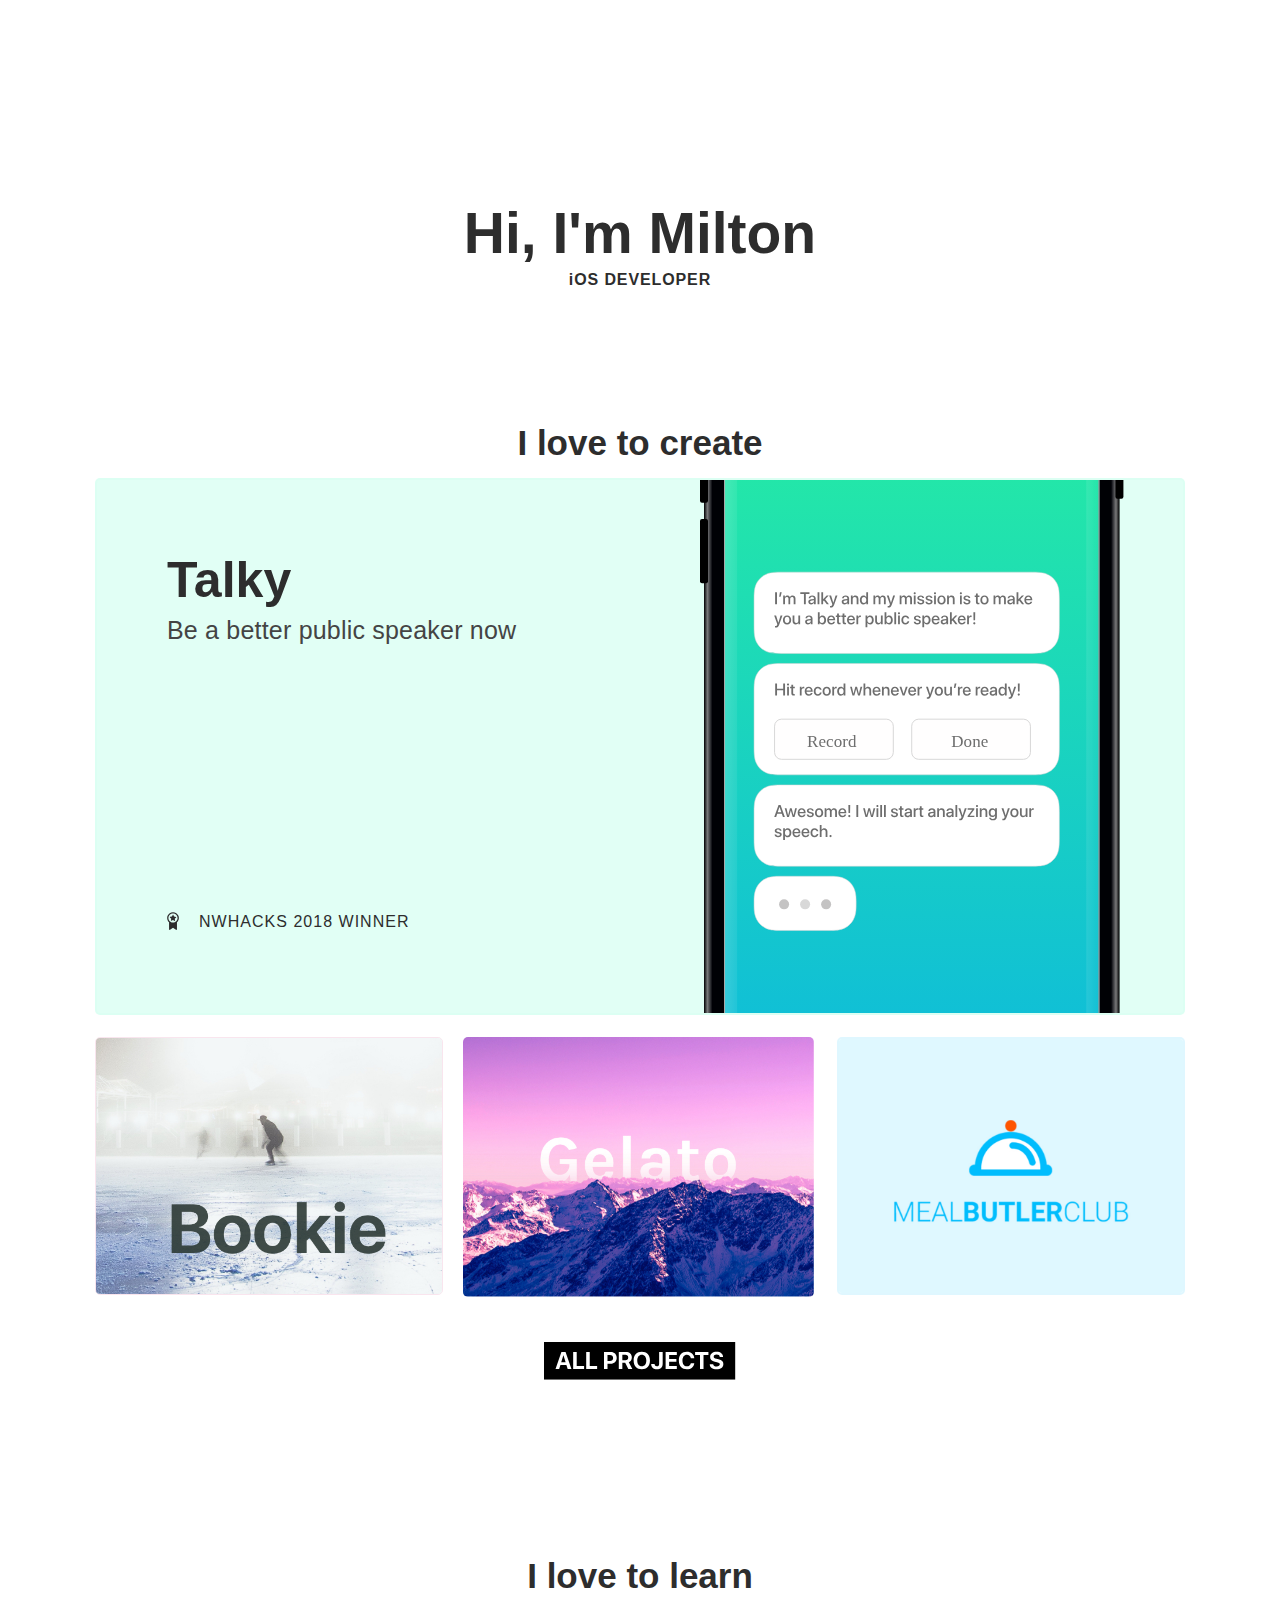
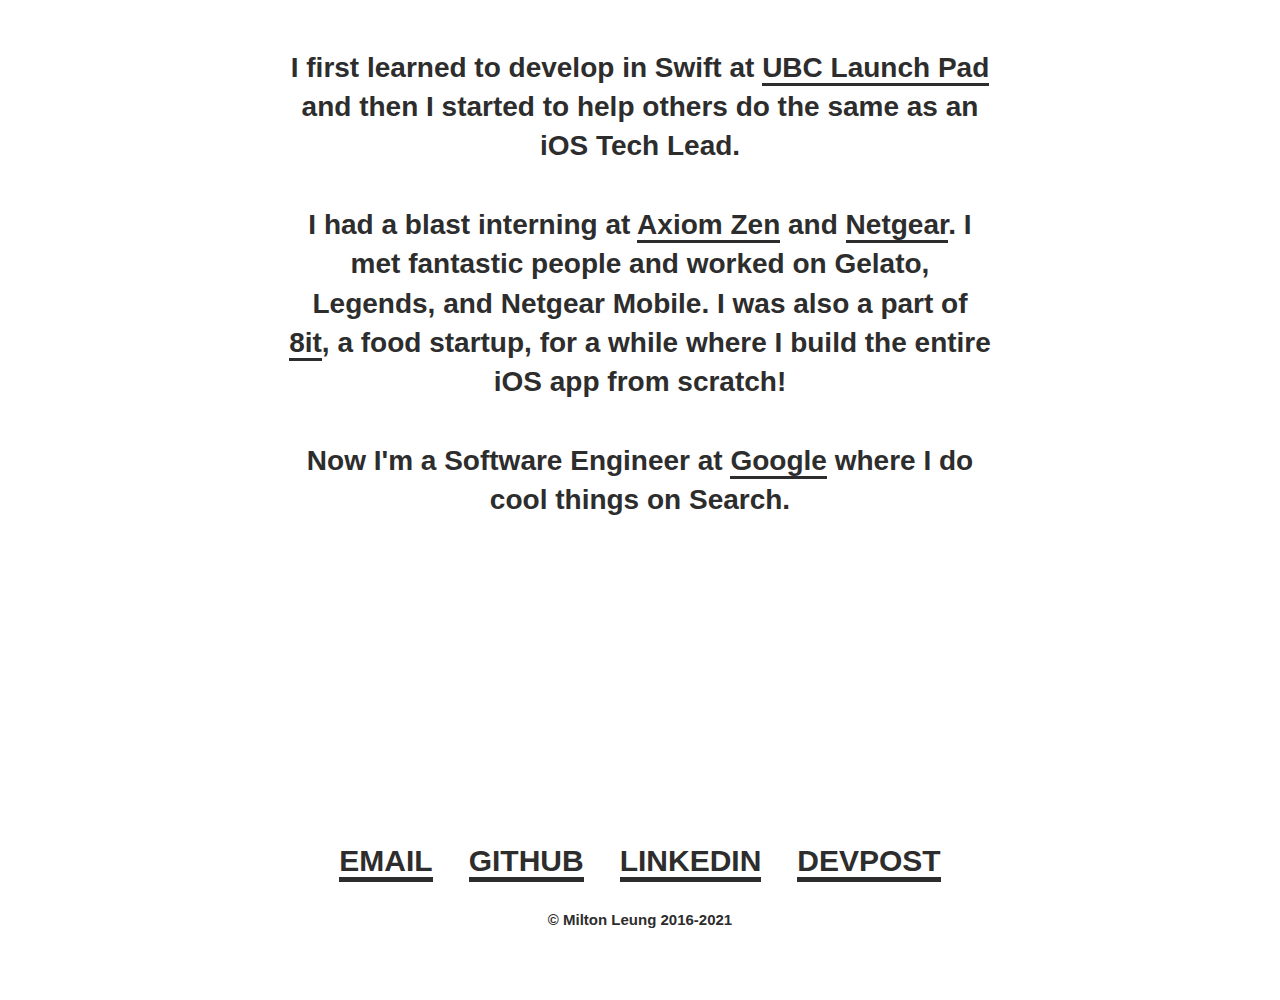
<file: index.html>
<!DOCTYPE html>
<html>
    <head>
        <title>Milton Leung</title>
        <meta charset="UTF-8">
        <meta name="description" content="Projects by Milton Leung, a Canadian software developer.">   
        <meta name="keywords" content="Milton, Leung, Portfolio, Developer">
        <meta name="viewport" content="width=device-width, initial-scale=1.0">

        <link rel="stylesheet" type="text/css" href="css/style.css">
        <link rel="stylesheet" type="text/css" href="css/grid.css">

        <link rel="apple-touch-icon" sizes="180x180" href="/assets/favicons/apple-touch-icon.png?v=pgqWNXLRQe">
        <link rel="icon" type="image/png" sizes="32x32" href="/assets/favicons/favicon-32x32.png?v=pgqWNXLRQe">
        <link rel="icon" type="image/png" sizes="16x16" href="/assets/favicons/favicon-16x16.png?v=pgqWNXLRQe">
        <link rel="manifest" href="/assets/favicons/manifest.json?v=pgqWNXLRQe">
        <link rel="mask-icon" href="/assets/favicons/safari-pinned-tab.svg?v=pgqWNXLRQe" color="#5bbad5">
        <link rel="shortcut icon" href="/assets/favicons/favicon.ico?v=pgqWNXLRQe">
        <meta name="msapplication-config" content="/assets/favicons/browserconfig.xml?v=pgqWNXLRQe">
        <meta name="theme-color" content="#ffffff">

        <script>
            (function(i,s,o,g,r,a,m){i['GoogleAnalyticsObject']=r;i[r]=i[r]||function(){
                (i[r].q=i[r].q||[]).push(arguments)},i[r].l=1*new Date();a=s.createElement(o),
                m=s.getElementsByTagName(o)[0];a.async=1;a.src=g;m.parentNode.insertBefore(a,m)
                                    })(window,document,'script','https://www.google-analytics.com/analytics.js','ga');

            ga('create', 'UA-84476711-1', 'auto');
            ga('send', 'pageview');
        </script>
    </head>
    <body>
        <header>
            <h1>Hi, I'm Milton</h1>
            <h3>iOS DEVELOPER</h3>    
        </header>
        <div class="section" id="projects">
            <h2>I love to create</h2>
            <div class="row">
                <div class="col-12">
                    <a href="/talky">
                        <div id="talky">
                            <div id="project-description">
                                <h4>Talky</h4>
                                <h5>Be a better public speaker now</h5>
                                <div id="award">
                                    <img src="assets/medal.svg" alt="Medal" >
                                    <h6>NWHACKS 2018 WINNER</h6>
                                </div>
                            </div>
                            <img id="talky-demo-small" class="mobile" src="assets/talky-small.svg" alt="Talky">
                            <div id="talky-demo-wrapper">
                                <img id="talky-demo-large" class="desktop" src="assets/talky-large.svg" alt="Talky"> 
                            </div>
                        </div> 
                    </a>   
                </div>
            </div>
            <div class="row">
                <a href="/bookie">
                    <div class="col-12 col-s-6 col-lg-4">
                        <div id="bookie">
                            <img src="assets/bookie.jpg" alt="Bookie">
                        </div>
                    </div>
                </a>
                <a href="/gelato">
                    <div class="col-12 col-s-6 col-lg-4">
                        <div id="gelato">
                            <img src="assets/gelato.jpg" alt="Gelato">
                        </div>
                    </div>
                </a>
                <a href="/mealbutlerclub">
                    <div class="col-12 col-s-6 col-lg-4">
                        <div id="mbc">
                            <img src="assets/mbcLogo.jpg" alt="Meal Butler Club">
                        </div>
                    </div>
                </a>
            </div>
            <a href="/projects" id="all-projects">
                <img src="assets/all-projects.svg" alt="All Projects">   
            </a>
        </div>
        <div class="section" id="info">
            <h2>I love to learn</h2>
            <div id="info-wrapper">
                <p>I first learned to develop in Swift at <a href="http://www.ubclaunchpad.com/" target="_blank">UBC Launch Pad</a> and then I started to help others do the same as an iOS Tech Lead.</p>

                <p>I had a blast interning at <a href="https://www.axiomzen.co/"target="_blank">Axiom Zen</a> and <a href="https://www.netgear.com/"target="_blank">Netgear</a>. I met fantastic people and worked on Gelato, Legends, and <a class="ghost-link" href="https://itunes.apple.com/ca/app/netgear-mobile/id457698895?mt=8" target="_blank">Netgear Mobile</a>. I was also a part of <a>8it</a>, a food startup, for a while where I build the entire iOS app from scratch!</p>
                
                <p>Now I'm a Software Engineer at <a href="http://www.google.com/" target="_blank">Google</a> where I do cool things on Search.</p>
            </div>
        </div>
        <footer>
            <div class="row" id="contact-links">
                <div class="col-12">
                    <h7><a href="mailto:milton.leung96@gmail.com">EMAIL</a></h7>
                </div>
                <div class="col-12">
                    <h7><a href="https://github.com/miltonleung/">GITHUB</a></h7>
                </div>
                <div class="col-12">
                    <h7><a href="https://www.linkedin.com/in/leungmilton">LINKEDIN</a></h7>
                </div>
                <div class="col-12">
                    <h7><a href="https://devpost.com/miltonleung">DEVPOST</a></h7>
                </div>
            </div>
            <p>&copy; Milton Leung 2016-2021</p>
        </footer>
    </body>
</html>
</file>
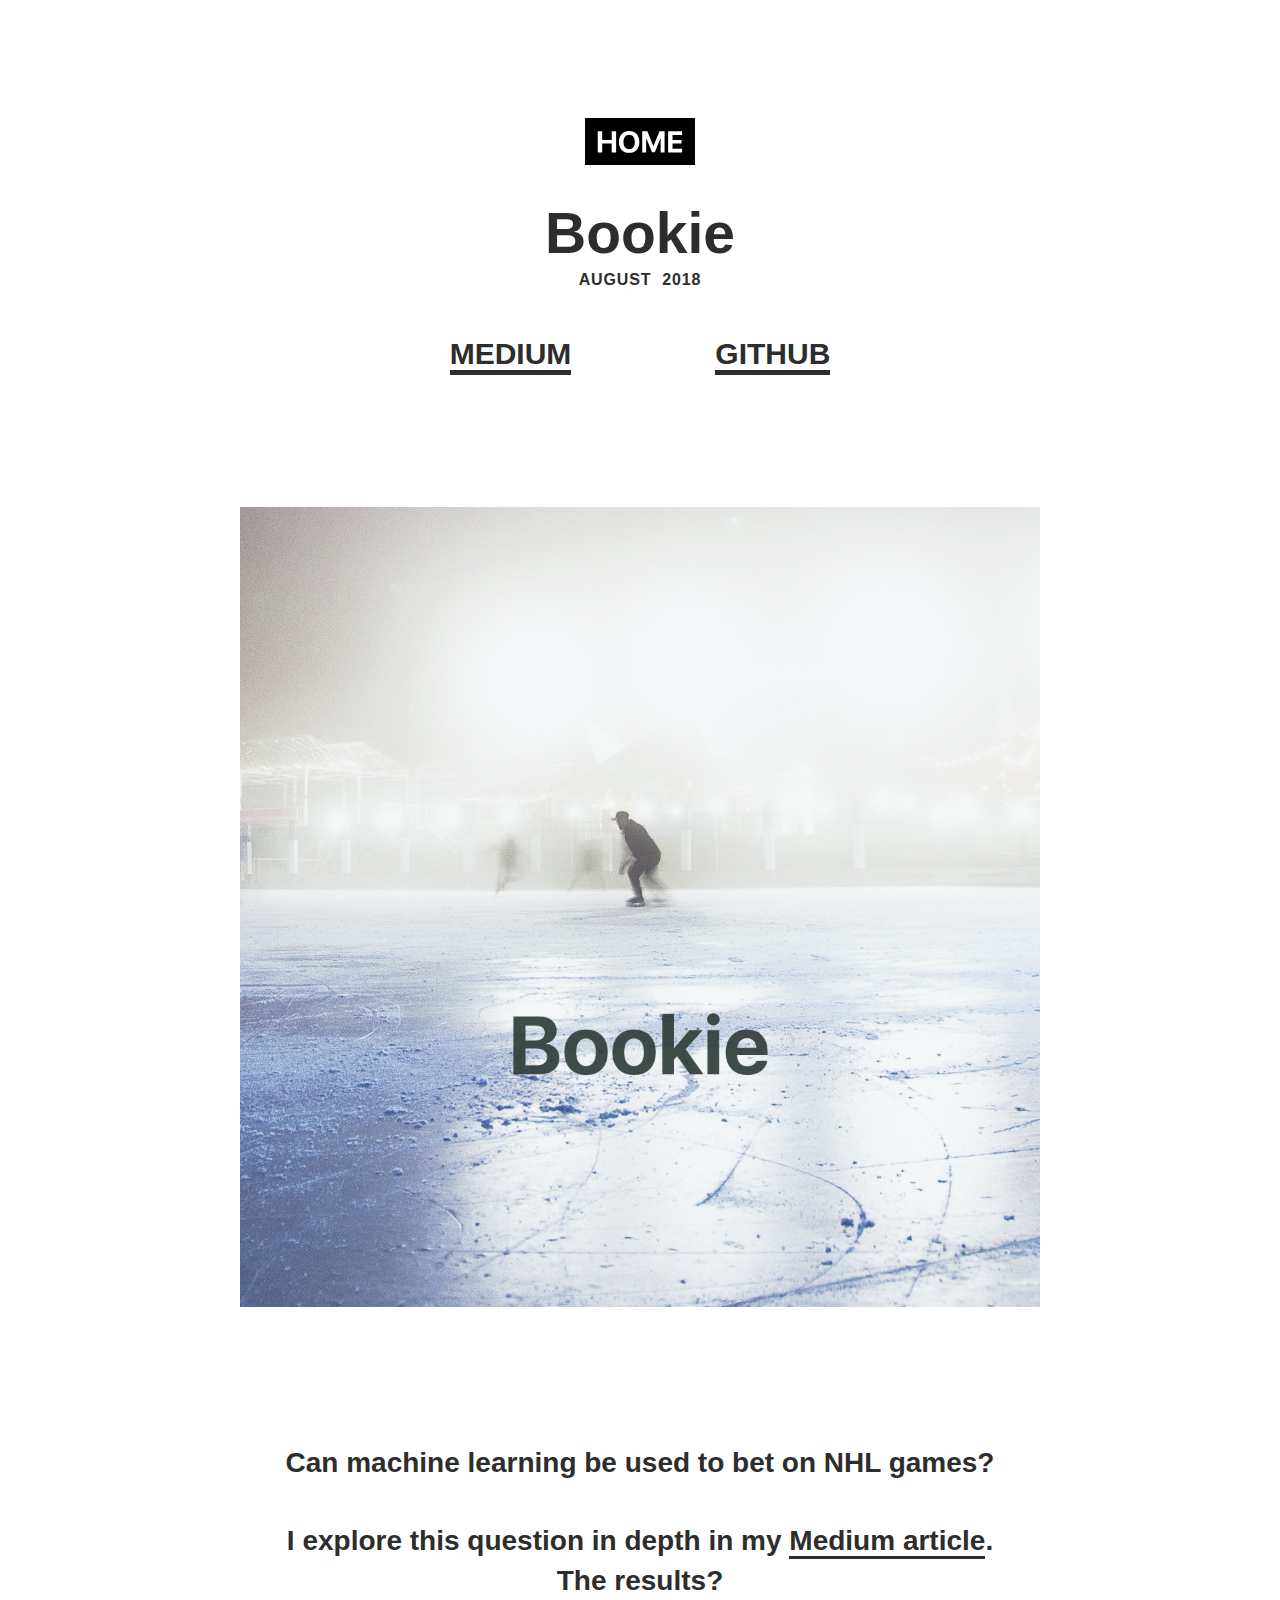
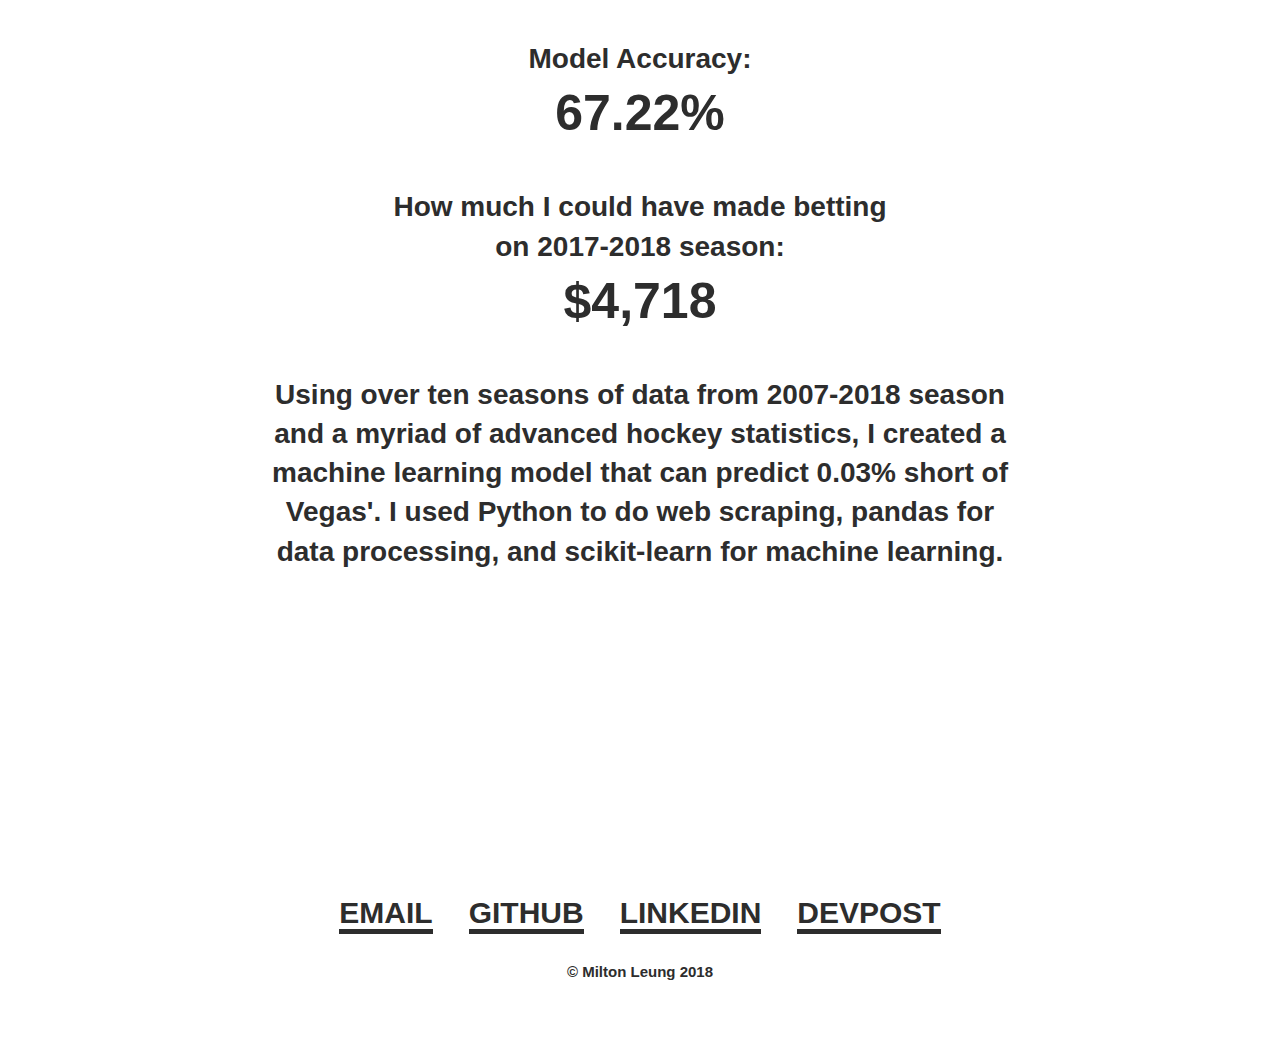
<file: bookie.html>
<!DOCTYPE html>
<html>
    <head>
        <title>Milton Leung</title>
        <meta charset="UTF-8">
        <meta name="description" content="Projects by Milton Leung, a Canadian software developer.">
        <meta name="keywords" content="Milton, Leung, Portfolio, Developer">
        <meta name="viewport" content="width=device-width, initial-scale=1.0">

        <link rel="stylesheet" type="text/css" href="css/style.css">
        <link rel="stylesheet" type="text/css" href="css/grid.css">
        <link rel="stylesheet" type="text/css" href="css/project.css">

        <link rel="apple-touch-icon" sizes="180x180" href="/assets/favicons/apple-touch-icon.png?v=pgqWNXLRQe">
        <link rel="icon" type="image/png" sizes="32x32" href="/assets/favicons/favicon-32x32.png?v=pgqWNXLRQe">
        <link rel="icon" type="image/png" sizes="16x16" href="/assets/favicons/favicon-16x16.png?v=pgqWNXLRQe">
        <link rel="manifest" href="/assets/favicons/manifest.json?v=pgqWNXLRQe">
        <link rel="mask-icon" href="/assets/favicons/safari-pinned-tab.svg?v=pgqWNXLRQe" color="#5bbad5">
        <link rel="shortcut icon" href="/assets/favicons/favicon.ico?v=pgqWNXLRQe">
        <meta name="msapplication-config" content="/assets/favicons/browserconfig.xml?v=pgqWNXLRQe">
        <meta name="theme-color" content="#ffffff">

        <script>
            (function(i,s,o,g,r,a,m){i['GoogleAnalyticsObject']=r;i[r]=i[r]||function(){
                (i[r].q=i[r].q||[]).push(arguments)},i[r].l=1*new Date();a=s.createElement(o),
                m=s.getElementsByTagName(o)[0];a.async=1;a.src=g;m.parentNode.insertBefore(a,m)
                                    })(window,document,'script','https://www.google-analytics.com/analytics.js','ga');

            ga('create', 'UA-84476711-1', 'auto');
            ga('send', 'pageview');
        </script>
    </head>
    <body>
        <a href="/"><img class="action-shortcut" src="assets/home.svg" alt="Home"></a>
        <header>
            <h1>Bookie</h1> 
            <h3>AUGUST&nbsp;&nbsp;2018</h3>   
        </header>
        <div id="navigation">
            <div class="row">
                <div class="col-6">
                    <h7><a href="https://medium.com/coinmonks/4-718-using-machine-learning-to-bet-on-the-nhl-25d16649cd52">MEDIUM</a></h7>
                </div>
                <div class="col-6">
                    <h7><a href="https://github.com/miltonleung/Bookie">GITHUB</a></h7>
                </div>
            </div>
        </div>
        <div class="section">
            <img id="bookie-main" alt="Bookie" src="assets/bookie-main.jpg">
        </div>
        <div class="section" id="info">
            <div id="info-wrapper">
                <p>Can machine learning be used to bet on NHL games?
                    <br /><br />
                    I explore this question in depth in my <a href="https://medium.com/coinmonks/4-718-using-machine-learning-to-bet-on-the-nhl-25d16649cd52">Medium article</a>.
                    <br />
                    The results?
                    <br /><br />
                    Model Accuracy:
                    <br />
                    <span id="stat">67.22%</span>
                    <br /><br />
                    How much I could have made betting <br />on 2017-2018 season:
                    <br />
                    <span id="stat">$4,718</span>
                    <br /><br />
                    Using over ten seasons of data from 2007-2018 season and a myriad of advanced hockey statistics, I created a machine learning model that can predict 0.03% short of Vegas'. I used Python to do web scraping, pandas for data processing, and scikit-learn for machine learning.
                </p>
            </div>
        </div>
        <footer>
            <div class="row" id="contact-links">
                <div class="col-12">
                    <h7><a href="mailto:milton.leung96@gmail.com">EMAIL</a></h7>
                </div>
                <div class="col-12">
                    <h7><a href="https://github.com/miltonleung/">GITHUB</a></h7>
                </div>
                <div class="col-12">
                    <h7><a href="https://www.linkedin.com/in/leungmilton">LINKEDIN</a></h7>
                </div>
                <div class="col-12">
                    <h7><a href="https://devpost.com/miltonleung">DEVPOST</a></h7>
                </div>
            </div>
            <p>&copy; Milton Leung 2018</p>
        </footer>
    </body>
</html>
</file>
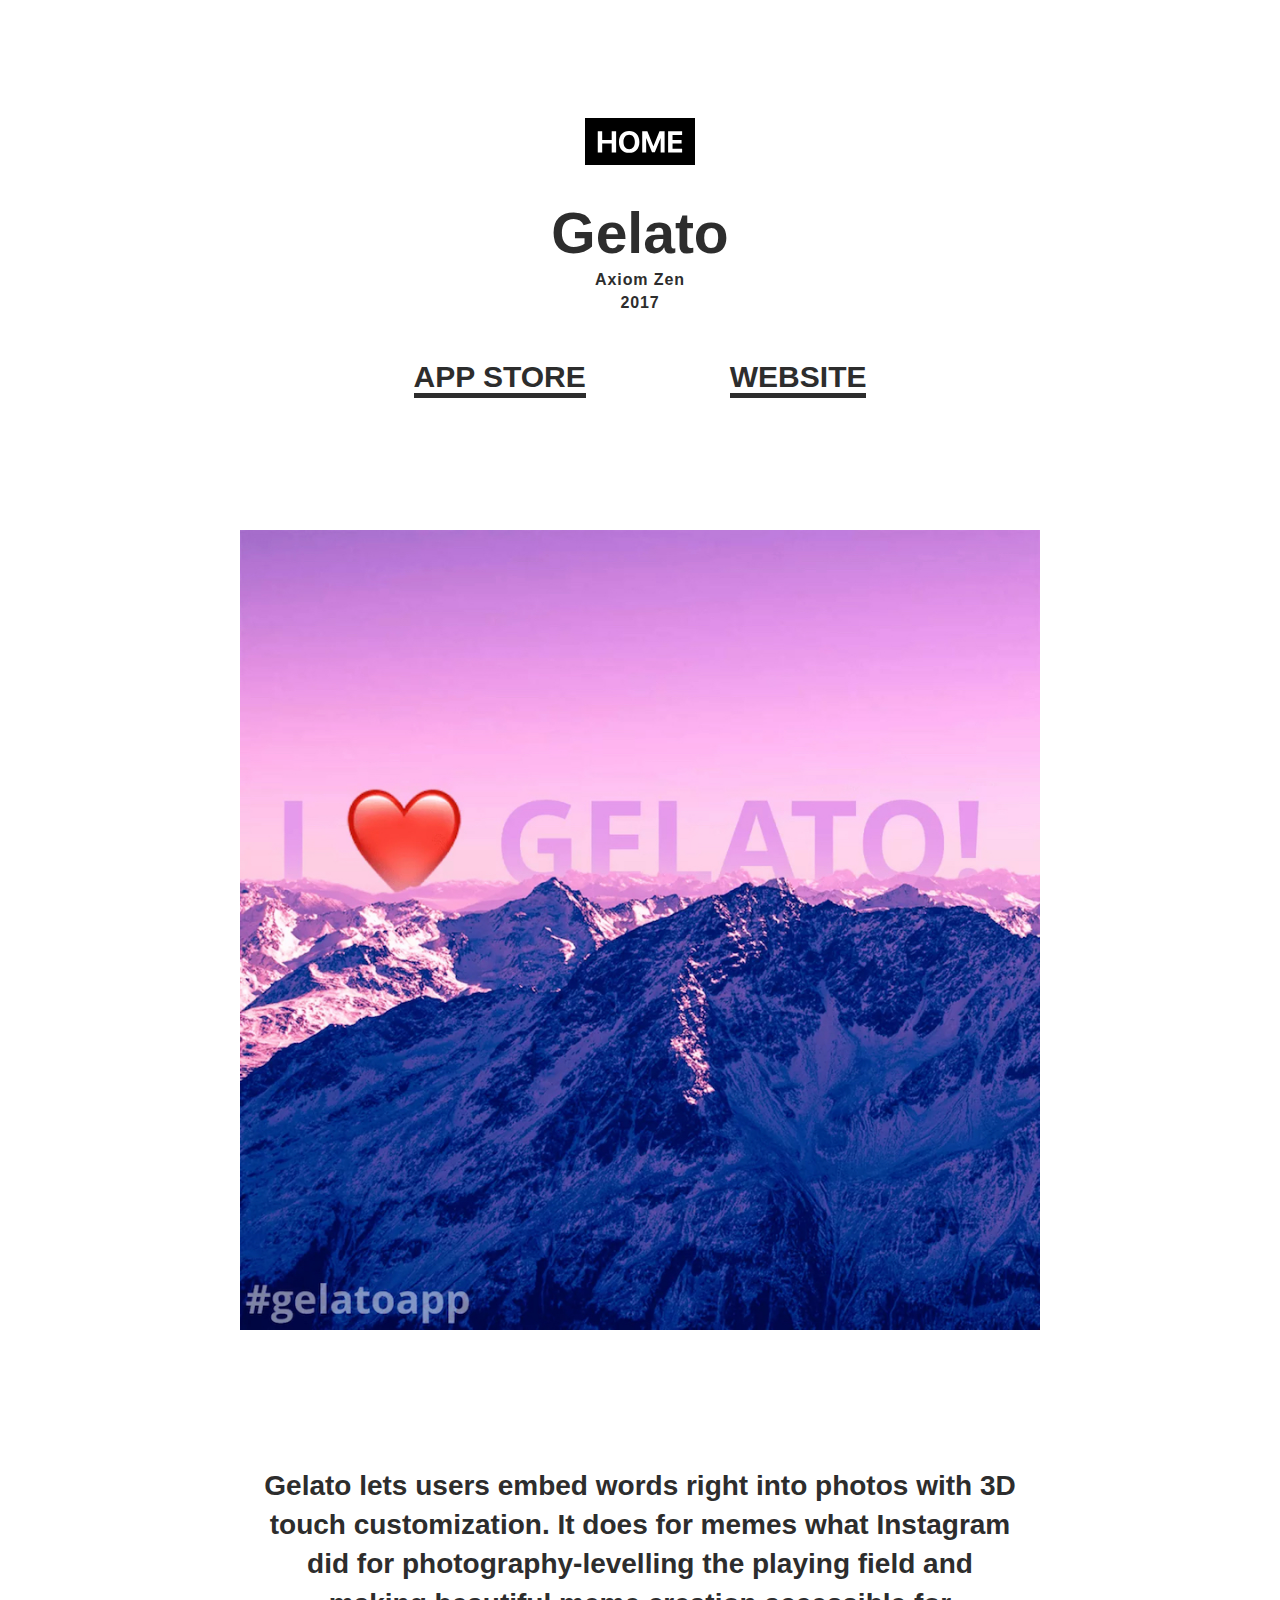
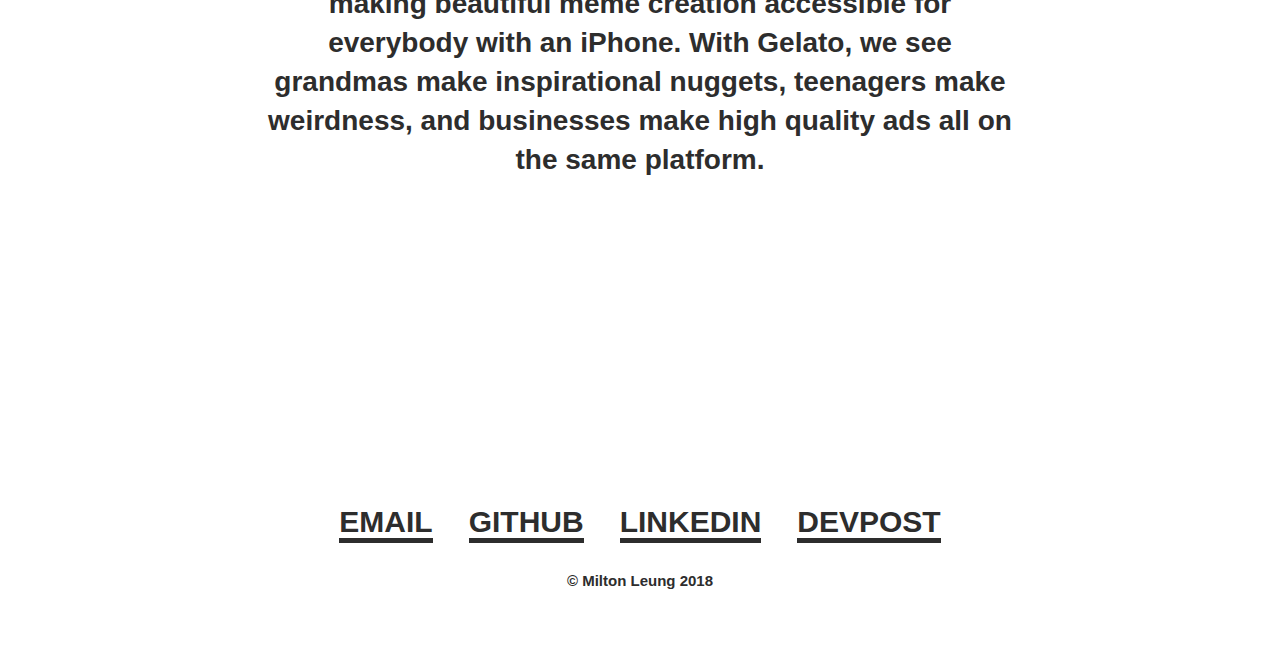
<file: gelato.html>
<!DOCTYPE html>
<html>
    <head>
        <title>Milton Leung</title>
        <meta charset="UTF-8">
        <meta name="description" content="Projects by Milton Leung, a Canadian software developer.">
        <meta name="keywords" content="Milton, Leung, Portfolio, Developer">
        <meta name="viewport" content="width=device-width, initial-scale=1.0">

        <link rel="stylesheet" type="text/css" href="style.css">
        <link rel="stylesheet" type="text/css" href="grid.css">
        <link rel="stylesheet" type="text/css" href="css/project.css">

        <link rel="apple-touch-icon" sizes="180x180" href="/assets/favicons/apple-touch-icon.png?v=pgqWNXLRQe">
        <link rel="icon" type="image/png" sizes="32x32" href="/assets/favicons/favicon-32x32.png?v=pgqWNXLRQe">
        <link rel="icon" type="image/png" sizes="16x16" href="/assets/favicons/favicon-16x16.png?v=pgqWNXLRQe">
        <link rel="manifest" href="/assets/favicons/manifest.json?v=pgqWNXLRQe">
        <link rel="mask-icon" href="/assets/favicons/safari-pinned-tab.svg?v=pgqWNXLRQe" color="#5bbad5">
        <link rel="shortcut icon" href="/assets/favicons/favicon.ico?v=pgqWNXLRQe">
        <meta name="msapplication-config" content="/assets/favicons/browserconfig.xml?v=pgqWNXLRQe">
        <meta name="theme-color" content="#ffffff">

        <script>
            (function(i,s,o,g,r,a,m){i['GoogleAnalyticsObject']=r;i[r]=i[r]||function(){
                (i[r].q=i[r].q||[]).push(arguments)},i[r].l=1*new Date();a=s.createElement(o),
                m=s.getElementsByTagName(o)[0];a.async=1;a.src=g;m.parentNode.insertBefore(a,m)
                                    })(window,document,'script','https://www.google-analytics.com/analytics.js','ga');

            ga('create', 'UA-84476711-1', 'auto');
            ga('send', 'pageview');
        </script>
    </head>
    <body>
        <a href="/"><img class="action-shortcut" src="assets/home.svg" alt="Home"></a>
        <header>
            <h1>Gelato</h1>
            <h3>Axiom Zen</h3> 
            <h3>2017</h3>   
        </header>
        <div id="navigation">
            <div class="row">
                <div class="col-6">
                    <h7><a href="https://itunes.apple.com/us/app/gelato-photos-meme-creation/id1249481539?mt=8">APP STORE</a></h7>
                </div>
                <div class="col-6">
                    <h7><a href="http://www.getgelato.co/">WEBSITE</a></h7>
                </div>
            </div>
        </div>
        <div class="section">
            <img id="gelato-main" alt="I ❤️ Gelato" src="assets/gelato-main.jpg">
        </div>
        <div class="section" id="info">
            <div id="info-wrapper">
                <p>Gelato lets users embed words right into photos with 3D touch customization. It does for memes what Instagram did for photography-levelling the playing field and making beautiful meme creation accessible for everybody with an iPhone. With Gelato, we see grandmas make inspirational nuggets, teenagers make weirdness, and businesses make high quality ads all on the same platform.</p>
            </div>
        </div>
        <footer>
            <div class="row" id="contact-links">
                <div class="col-12">
                    <h7><a href="mailto:milton.leung96@gmail.com">EMAIL</a></h7>
                </div>
                <div class="col-12">
                    <h7><a href="https://github.com/miltonleung/">GITHUB</a></h7>
                </div>
                <div class="col-12">
                    <h7><a href="https://www.linkedin.com/in/leungmilton">LINKEDIN</a></h7>
                </div>
                <div class="col-12">
                    <h7><a href="https://devpost.com/miltonleung">DEVPOST</a></h7>
                </div>
            </div>
            <p>&copy; Milton Leung 2018</p>
        </footer>
    </body>
</html>
</file>
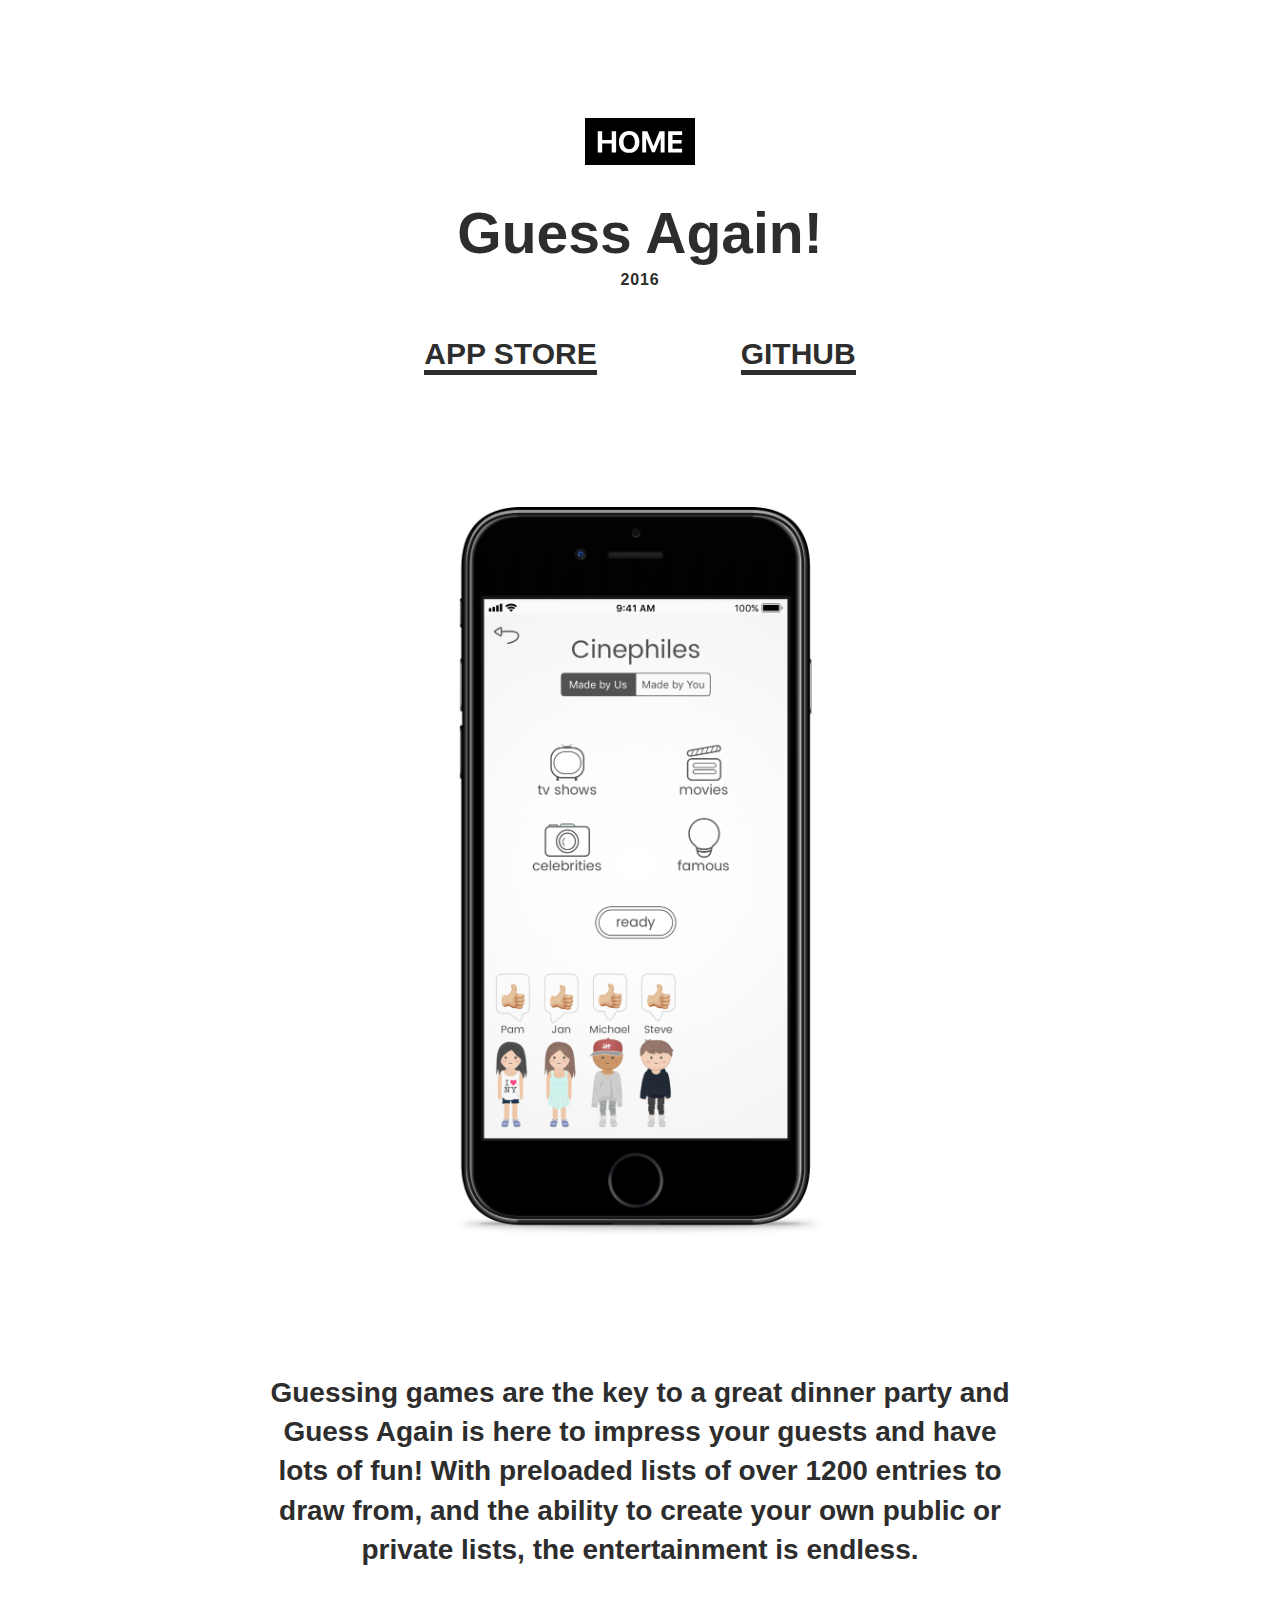
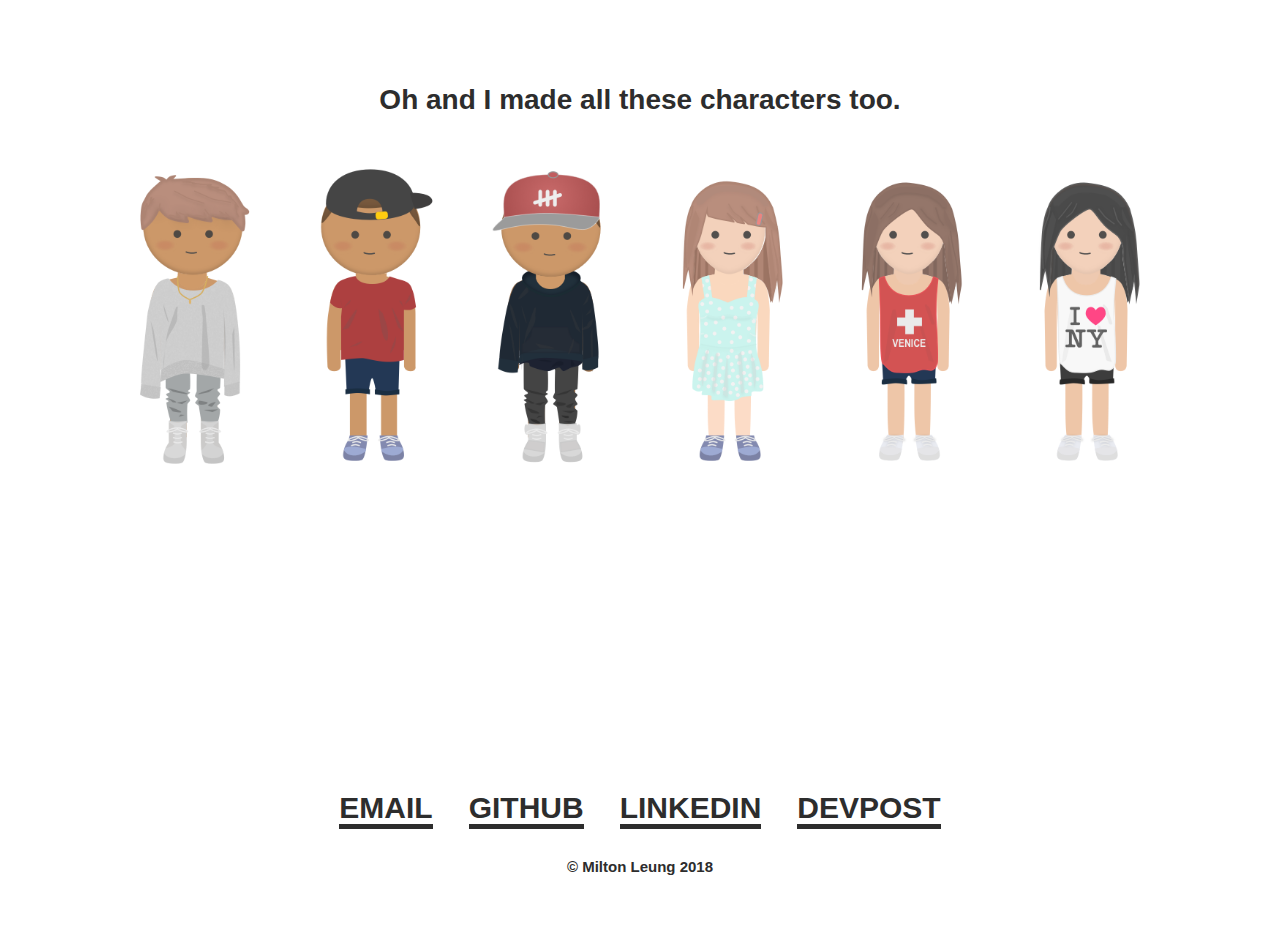
<file: guessagain.html>
<!DOCTYPE html>
<html>
    <head>
        <title>Milton Leung</title>
        <meta charset="UTF-8">
        <meta name="description" content="Projects by Milton Leung, a Canadian software developer.">
        <meta name="keywords" content="Milton, Leung, Portfolio, Developer">
        <meta name="viewport" content="width=device-width, initial-scale=1.0">

        <link rel="stylesheet" type="text/css" href="css/style.css">
        <link rel="stylesheet" type="text/css" href="css/grid.css">
        <link rel="stylesheet" type="text/css" href="css/project.css">

        <link rel="apple-touch-icon" sizes="180x180" href="/assets/favicons/apple-touch-icon.png?v=pgqWNXLRQe">
        <link rel="icon" type="image/png" sizes="32x32" href="/assets/favicons/favicon-32x32.png?v=pgqWNXLRQe">
        <link rel="icon" type="image/png" sizes="16x16" href="/assets/favicons/favicon-16x16.png?v=pgqWNXLRQe">
        <link rel="manifest" href="/assets/favicons/manifest.json?v=pgqWNXLRQe">
        <link rel="mask-icon" href="/assets/favicons/safari-pinned-tab.svg?v=pgqWNXLRQe" color="#5bbad5">
        <link rel="shortcut icon" href="/assets/favicons/favicon.ico?v=pgqWNXLRQe">
        <meta name="msapplication-config" content="/assets/favicons/browserconfig.xml?v=pgqWNXLRQe">
        <meta name="theme-color" content="#ffffff">
        
        <script>
            (function(i,s,o,g,r,a,m){i['GoogleAnalyticsObject']=r;i[r]=i[r]||function(){
                (i[r].q=i[r].q||[]).push(arguments)},i[r].l=1*new Date();a=s.createElement(o),
                m=s.getElementsByTagName(o)[0];a.async=1;a.src=g;m.parentNode.insertBefore(a,m)
                                    })(window,document,'script','https://www.google-analytics.com/analytics.js','ga');

            ga('create', 'UA-84476711-1', 'auto');
            ga('send', 'pageview');
        </script>
    </head>
    <body>
        <a href="/"><img class="action-shortcut" src="assets/home.svg" alt="Home"></a>
        <header>
            <h1>Guess Again!</h1> 
            <h3>2016</h3>   
        </header>
        <div id="navigation">
            <div class="row">
                <div class="col-6">
                    <h7><a href="https://itunes.apple.com/ca/app/guess-again/id1153468701?mt=8">APP STORE</a></h7>
                </div>
                <div class="col-6">
                    <h7><a href="https://github.com/miltonleung/GuessAgain">GITHUB</a></h7>
                </div>
            </div>
        </div>
        <div class="section">
            <img class="phone-demo" src="assets/guess-again-main.png" alt="Guess Again">
        </div>
        <div class="section" id="info">
            <div id="info-wrapper">
                <p>Guessing games are the key to a great dinner party and Guess Again is here to impress your guests and have lots of fun! With preloaded lists of over 1200 entries to draw from, and the ability to create your own public or private lists, the entertainment is endless.</p>
                <br />
                <p id="character-text">Oh and I made all these characters too.</p>
            </div>
            <img id="guess-again-chars" src="assets/guess-again-chars.png" alt="Guess Again Characters">
        </div>
        <footer>
            <div class="row" id="contact-links">
                <div class="col-12">
                    <h7><a href="mailto:milton.leung96@gmail.com">EMAIL</a></h7>
                </div>
                <div class="col-12">
                    <h7><a href="https://github.com/miltonleung/">GITHUB</a></h7>
                </div>
                <div class="col-12">
                    <h7><a href="https://www.linkedin.com/in/leungmilton">LINKEDIN</a></h7>
                </div>
                <div class="col-12">
                    <h7><a href="https://devpost.com/miltonleung">DEVPOST</a></h7>
                </div>
            </div>
            <p>&copy; Milton Leung 2018</p>
        </footer>
    </body>
</html>
</file>
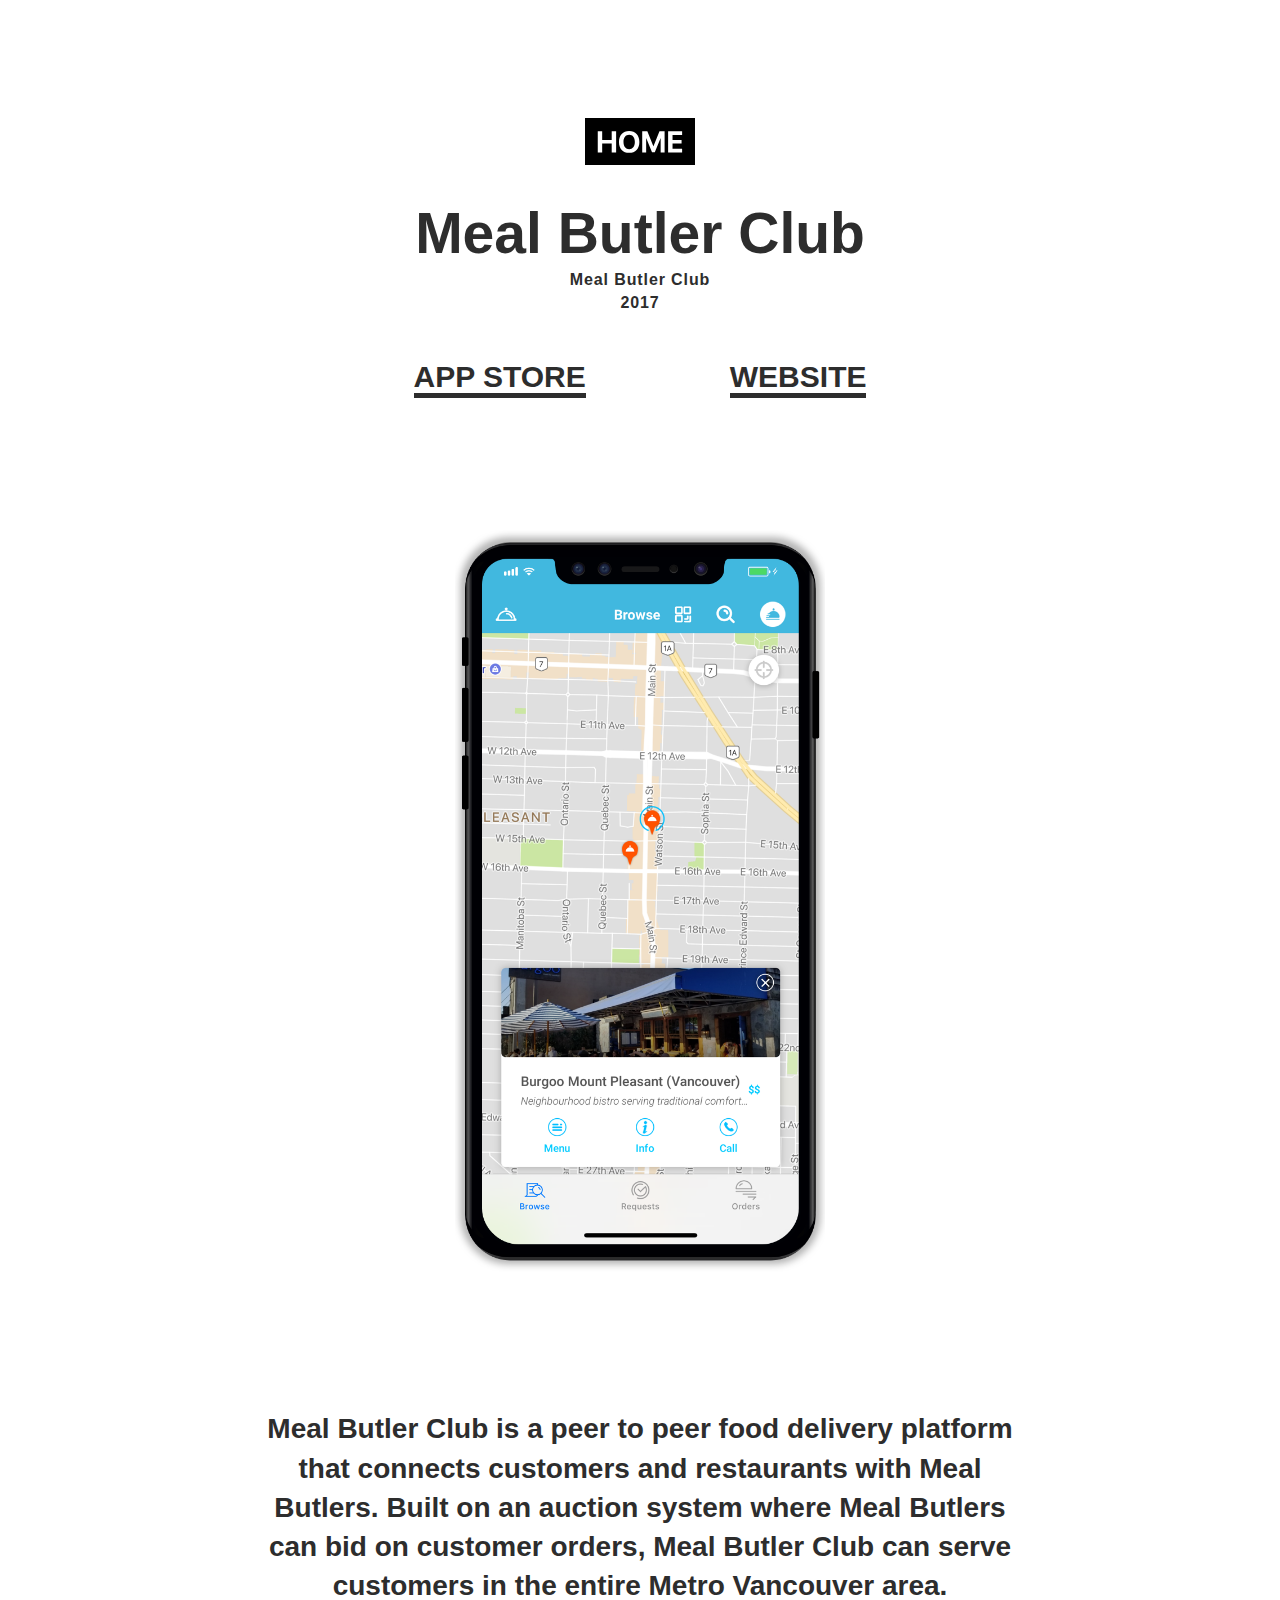
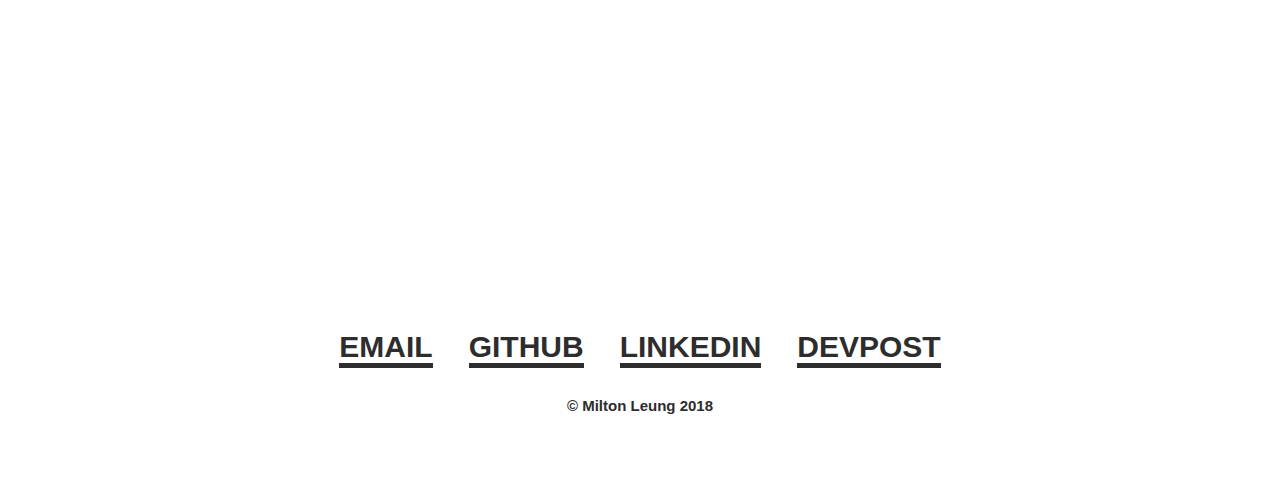
<file: mbc.html>
<!DOCTYPE html>
<html>
    <head>
        <title>Milton Leung</title>
        <meta charset="UTF-8">
        <meta name="description" content="Projects by Milton Leung, a Canadian software developer.">
        <meta name="keywords" content="Milton, Leung, Portfolio, Developer">
        <meta name="viewport" content="width=device-width, initial-scale=1.0">

        <link rel="stylesheet" type="text/css" href="style.css">
        <link rel="stylesheet" type="text/css" href="grid.css">
        <link rel="stylesheet" type="text/css" href="css/project.css">

        <link rel="apple-touch-icon" sizes="180x180" href="/assets/favicons/apple-touch-icon.png?v=pgqWNXLRQe">
        <link rel="icon" type="image/png" sizes="32x32" href="/assets/favicons/favicon-32x32.png?v=pgqWNXLRQe">
        <link rel="icon" type="image/png" sizes="16x16" href="/assets/favicons/favicon-16x16.png?v=pgqWNXLRQe">
        <link rel="manifest" href="/assets/favicons/manifest.json?v=pgqWNXLRQe">
        <link rel="mask-icon" href="/assets/favicons/safari-pinned-tab.svg?v=pgqWNXLRQe" color="#5bbad5">
        <link rel="shortcut icon" href="/assets/favicons/favicon.ico?v=pgqWNXLRQe">
        <meta name="msapplication-config" content="/assets/favicons/browserconfig.xml?v=pgqWNXLRQe">
        <meta name="theme-color" content="#ffffff">
        
        <script>
            (function(i,s,o,g,r,a,m){i['GoogleAnalyticsObject']=r;i[r]=i[r]||function(){
                (i[r].q=i[r].q||[]).push(arguments)},i[r].l=1*new Date();a=s.createElement(o),
                m=s.getElementsByTagName(o)[0];a.async=1;a.src=g;m.parentNode.insertBefore(a,m)
                                    })(window,document,'script','https://www.google-analytics.com/analytics.js','ga');

            ga('create', 'UA-84476711-1', 'auto');
            ga('send', 'pageview');
        </script>
    </head>
    <body>
        <a href="/"><img class="action-shortcut" src="assets/home.svg" alt="Home"></a>
        <header>
            <h1>Meal Butler Club</h1>
            <h3>Meal Butler Club</h3> 
            <h3>2017</h3>   
        </header>
        <div id="navigation">
            <div class="row">
                <div class="col-6">
                    <h7><a href="https://itunes.apple.com/ca/app/meal-butler-club/id1223763199?mt=8">APP STORE</a></h7>
                </div>
                <div class="col-6">
                    <h7><a href="http://www.mealbutler.club/">WEBSITE</a></h7>
                </div>
            </div>
        </div>
        <div class="section">
            <img class="phone-demo" src="assets/mbc-main.png" alt="Meal Butler Club">
        </div>
        <div class="section" id="info">
            <div id="info-wrapper">
                <p>Meal Butler Club is a peer to peer food delivery platform that connects customers and restaurants with Meal Butlers. Built on an auction system where Meal Butlers can bid on customer orders, Meal Butler Club can serve customers in the entire Metro Vancouver area. </p>
            </div>
        </div>
        <footer>
            <div class="row" id="contact-links">
                <div class="col-12">
                    <h7><a href="mailto:milton.leung96@gmail.com">EMAIL</a></h7>
                </div>
                <div class="col-12">
                    <h7><a href="https://github.com/miltonleung/">GITHUB</a></h7>
                </div>
                <div class="col-12">
                    <h7><a href="https://www.linkedin.com/in/leungmilton">LINKEDIN</a></h7>
                </div>
                <div class="col-12">
                    <h7><a href="https://devpost.com/miltonleung">DEVPOST</a></h7>
                </div>
            </div>
            <p>&copy; Milton Leung 2018</p>
        </footer>
    </body>
</html>
</file>
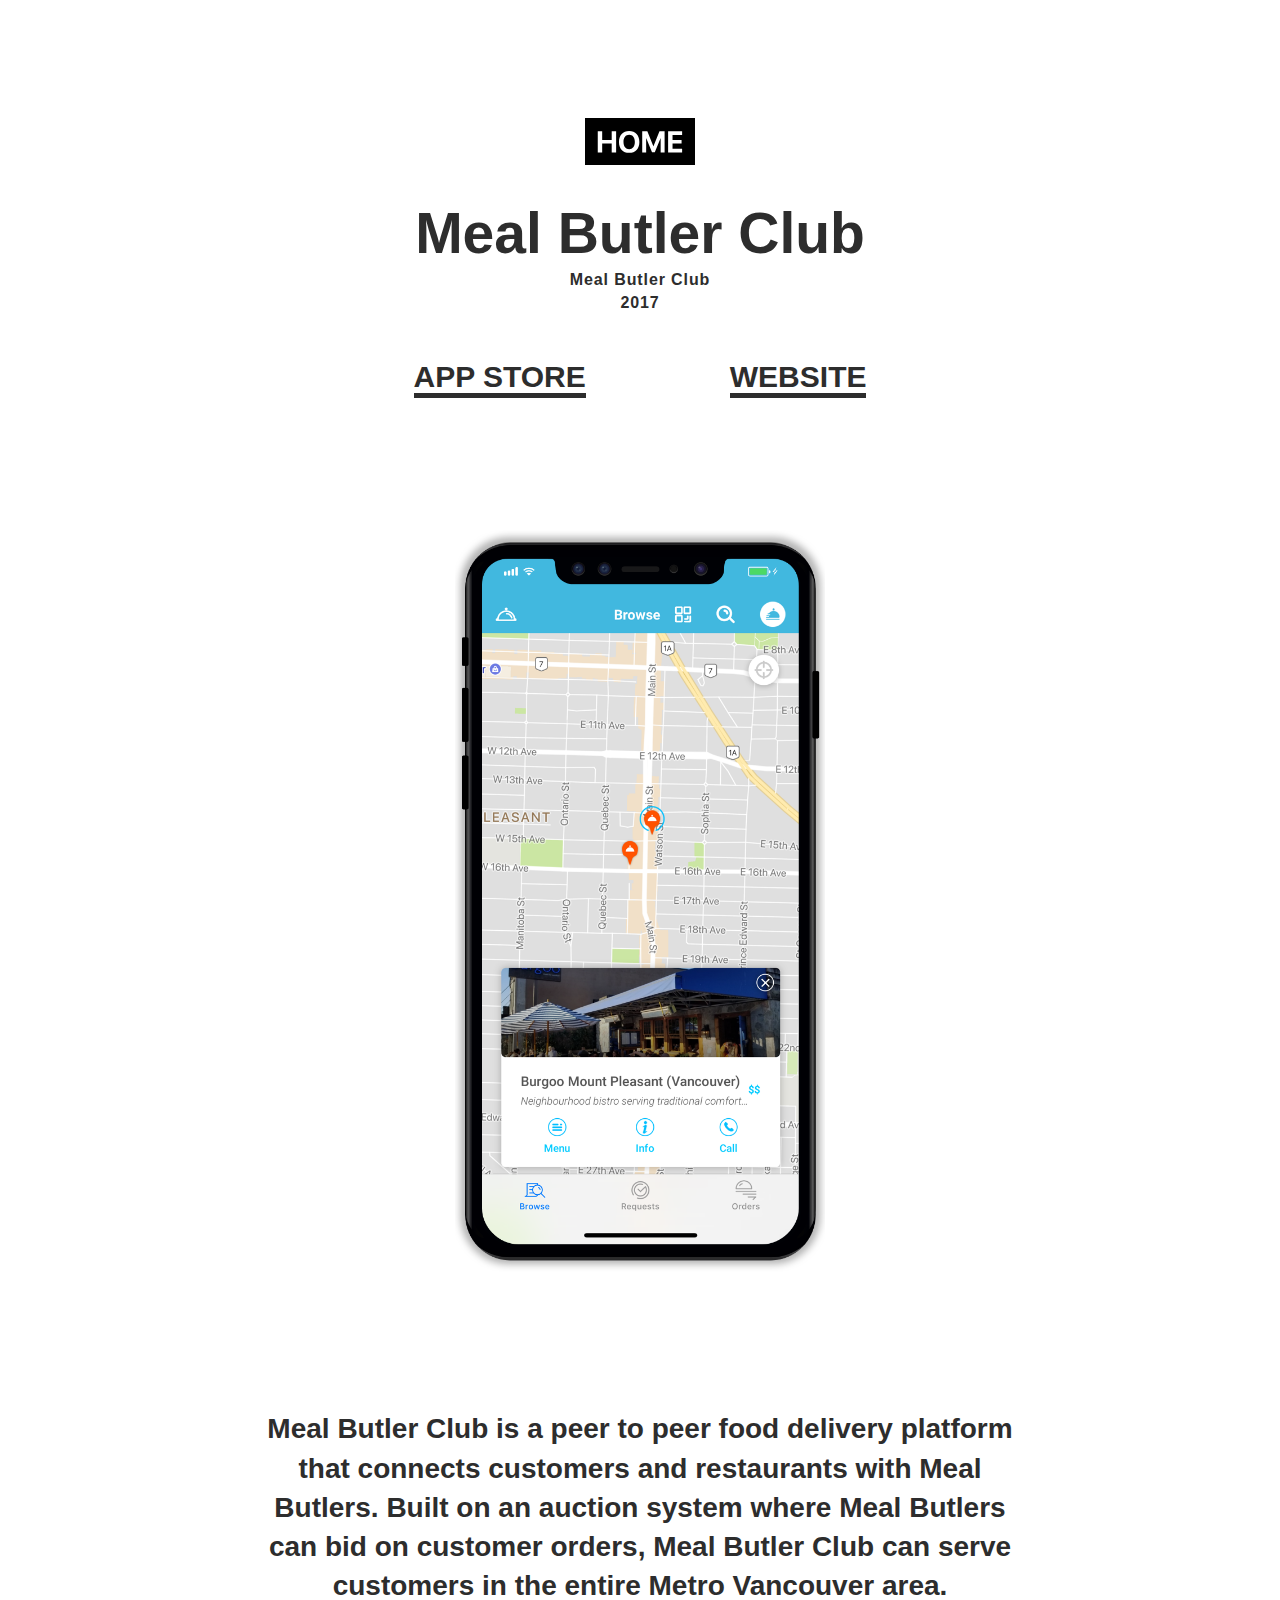
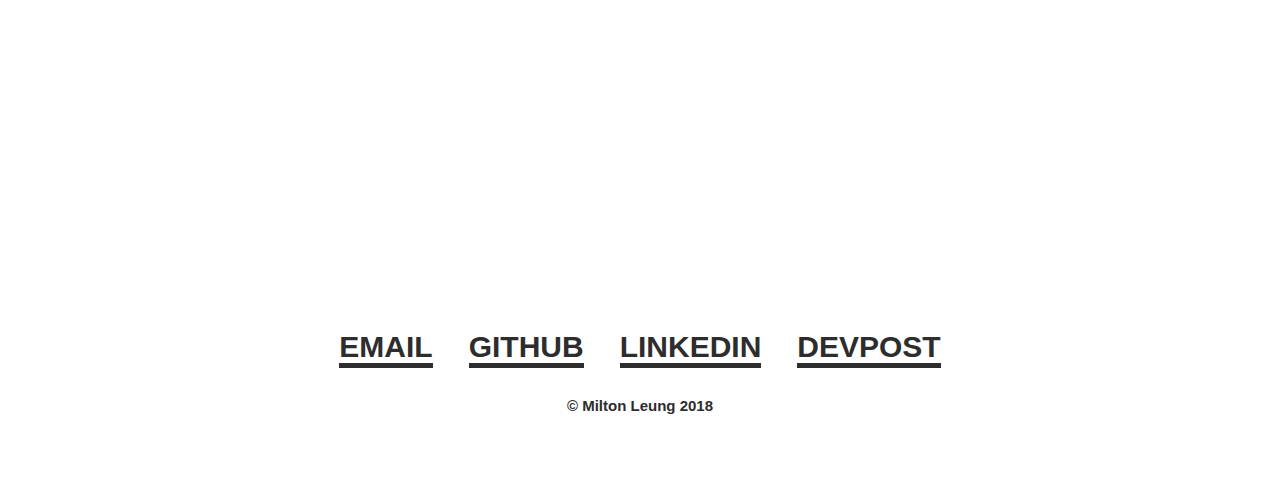
<file: mealbutlerclub.html>
<!DOCTYPE html>
<html>
    <head>
        <title>Milton Leung</title>
        <meta charset="UTF-8">
        <meta name="description" content="Projects by Milton Leung, a Canadian software developer.">
        <meta name="keywords" content="Milton, Leung, Portfolio, Developer">
        <meta name="viewport" content="width=device-width, initial-scale=1.0">

        <link rel="stylesheet" type="text/css" href="css/style.css">
        <link rel="stylesheet" type="text/css" href="css/grid.css">
        <link rel="stylesheet" type="text/css" href="css/project.css">

        <link rel="apple-touch-icon" sizes="180x180" href="/assets/favicons/apple-touch-icon.png?v=pgqWNXLRQe">
        <link rel="icon" type="image/png" sizes="32x32" href="/assets/favicons/favicon-32x32.png?v=pgqWNXLRQe">
        <link rel="icon" type="image/png" sizes="16x16" href="/assets/favicons/favicon-16x16.png?v=pgqWNXLRQe">
        <link rel="manifest" href="/assets/favicons/manifest.json?v=pgqWNXLRQe">
        <link rel="mask-icon" href="/assets/favicons/safari-pinned-tab.svg?v=pgqWNXLRQe" color="#5bbad5">
        <link rel="shortcut icon" href="/assets/favicons/favicon.ico?v=pgqWNXLRQe">
        <meta name="msapplication-config" content="/assets/favicons/browserconfig.xml?v=pgqWNXLRQe">
        <meta name="theme-color" content="#ffffff">
        
        <script>
            (function(i,s,o,g,r,a,m){i['GoogleAnalyticsObject']=r;i[r]=i[r]||function(){
                (i[r].q=i[r].q||[]).push(arguments)},i[r].l=1*new Date();a=s.createElement(o),
                m=s.getElementsByTagName(o)[0];a.async=1;a.src=g;m.parentNode.insertBefore(a,m)
                                    })(window,document,'script','https://www.google-analytics.com/analytics.js','ga');

            ga('create', 'UA-84476711-1', 'auto');
            ga('send', 'pageview');
        </script>
    </head>
    <body>
        <a href="/"><img class="action-shortcut" src="assets/home.svg" alt="Home"></a>
        <header>
            <h1>Meal Butler Club</h1>
            <h3>Meal Butler Club</h3> 
            <h3>2017</h3>   
        </header>
        <div id="navigation">
            <div class="row">
                <div class="col-6">
                    <h7><a href="https://itunes.apple.com/ca/app/meal-butler-club/id1223763199?mt=8">APP STORE</a></h7>
                </div>
                <div class="col-6">
                    <h7><a href="http://www.mealbutler.club/">WEBSITE</a></h7>
                </div>
            </div>
        </div>
        <div class="section">
            <img class="phone-demo" src="assets/mbc-main.png" alt="Meal Butler Club">
        </div>
        <div class="section" id="info">
            <div id="info-wrapper">
                <p>Meal Butler Club is a peer to peer food delivery platform that connects customers and restaurants with Meal Butlers. Built on an auction system where Meal Butlers can bid on customer orders, Meal Butler Club can serve customers in the entire Metro Vancouver area. </p>
            </div>
        </div>
        <footer>
            <div class="row" id="contact-links">
                <div class="col-12">
                    <h7><a href="mailto:milton.leung96@gmail.com">EMAIL</a></h7>
                </div>
                <div class="col-12">
                    <h7><a href="https://github.com/miltonleung/">GITHUB</a></h7>
                </div>
                <div class="col-12">
                    <h7><a href="https://www.linkedin.com/in/leungmilton">LINKEDIN</a></h7>
                </div>
                <div class="col-12">
                    <h7><a href="https://devpost.com/miltonleung">DEVPOST</a></h7>
                </div>
            </div>
            <p>&copy; Milton Leung 2018</p>
        </footer>
    </body>
</html>
</file>
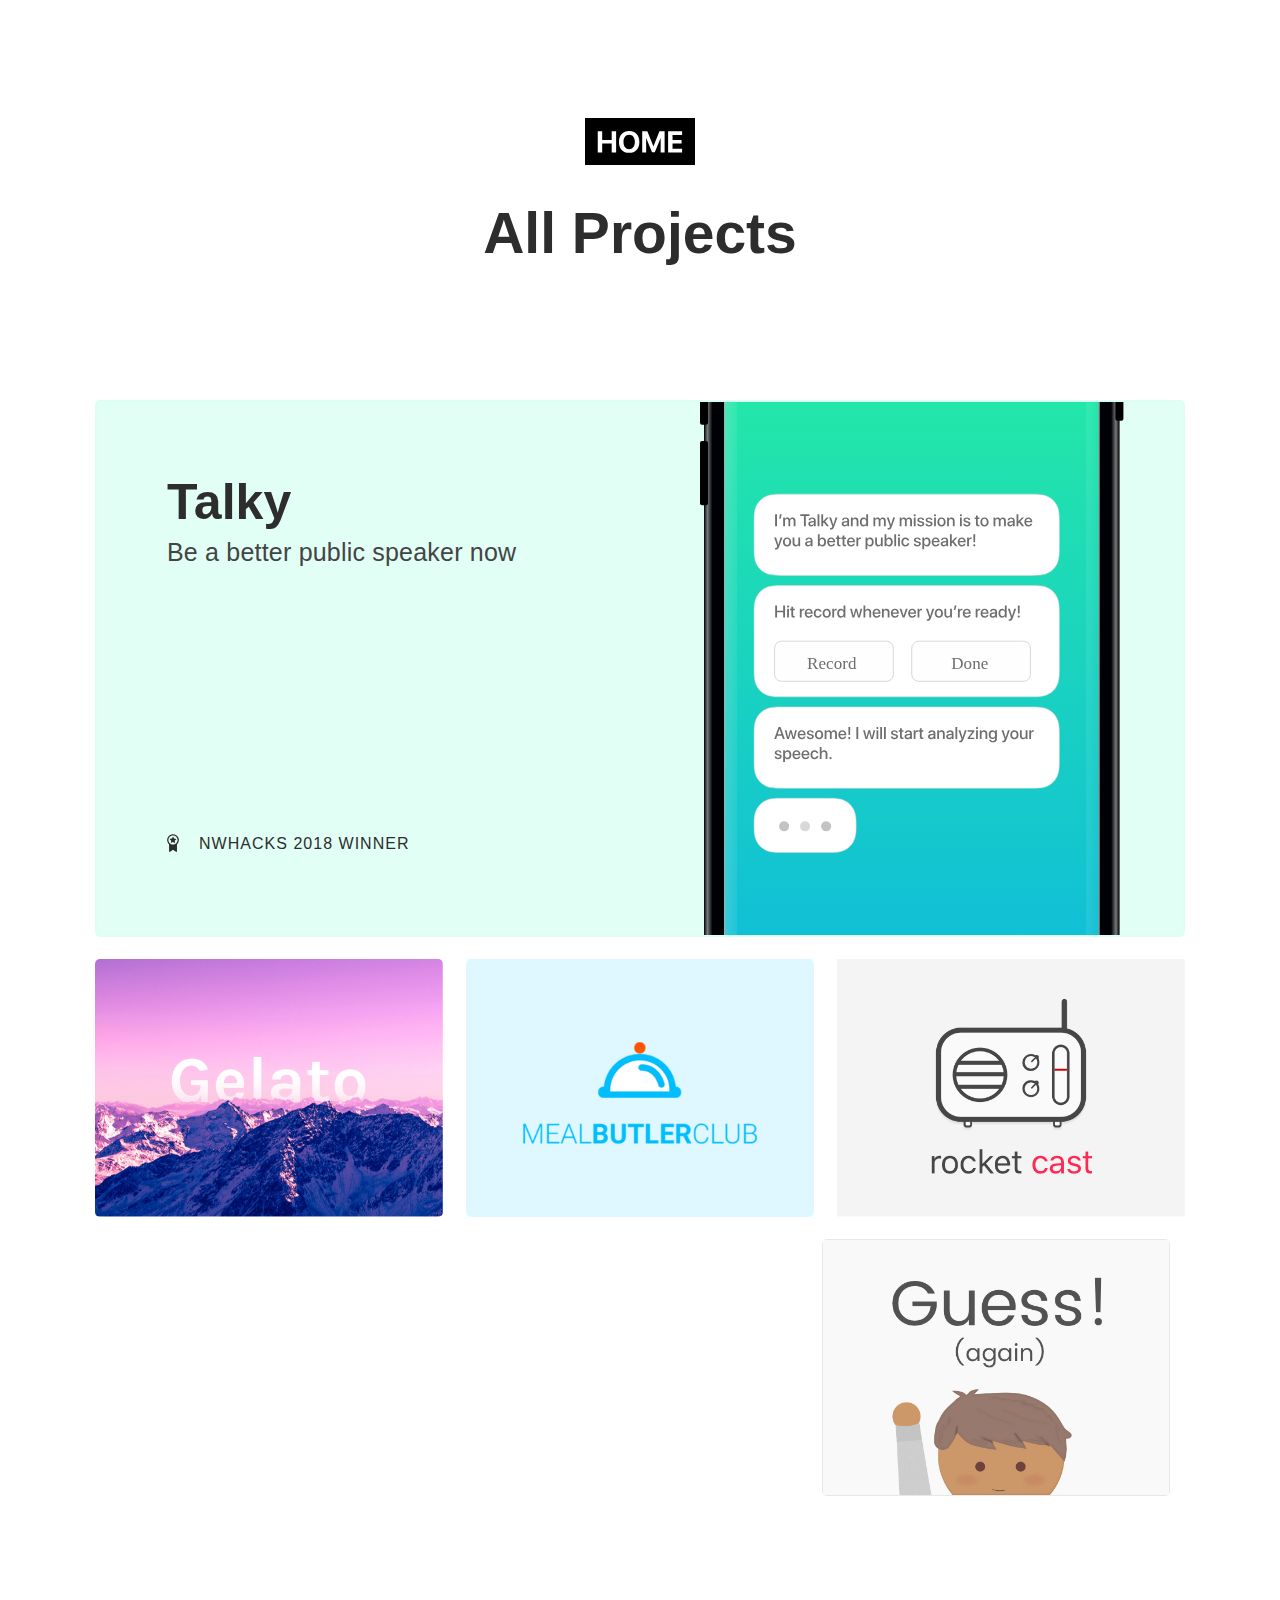
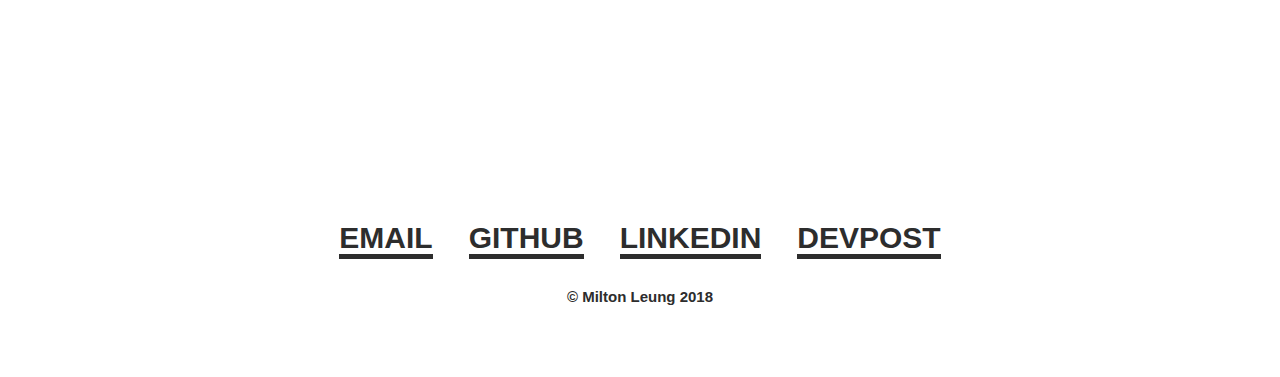
<file: projects.html>
<!DOCTYPE html>
<html>
    <head>
        <title>Milton Leung</title>
        <meta charset="UTF-8">
        <meta name="description" content="Projects by Milton Leung, a Canadian software developer.">   
        <meta name="keywords" content="Milton, Leung, Portfolio, Developer">
        <meta name="viewport" content="width=device-width, initial-scale=1.0">

        <link rel="stylesheet" type="text/css" href="css/style.css">
        <link rel="stylesheet" type="text/css" href="css/grid.css">
        <link rel="stylesheet" type="text/css" href="css/project.css">

        <link rel="apple-touch-icon" sizes="180x180" href="/assets/favicons/apple-touch-icon.png?v=pgqWNXLRQe">
        <link rel="icon" type="image/png" sizes="32x32" href="/assets/favicons/favicon-32x32.png?v=pgqWNXLRQe">
        <link rel="icon" type="image/png" sizes="16x16" href="/assets/favicons/favicon-16x16.png?v=pgqWNXLRQe">
        <link rel="manifest" href="/assets/favicons/manifest.json?v=pgqWNXLRQe">
        <link rel="mask-icon" href="/assets/favicons/safari-pinned-tab.svg?v=pgqWNXLRQe" color="#5bbad5">
        <link rel="shortcut icon" href="/assets/favicons/favicon.ico?v=pgqWNXLRQe">
        <meta name="msapplication-config" content="/assets/favicons/browserconfig.xml?v=pgqWNXLRQe">
        <meta name="theme-color" content="#ffffff">

        <script>
            (function(i,s,o,g,r,a,m){i['GoogleAnalyticsObject']=r;i[r]=i[r]||function(){
                (i[r].q=i[r].q||[]).push(arguments)},i[r].l=1*new Date();a=s.createElement(o),
                m=s.getElementsByTagName(o)[0];a.async=1;a.src=g;m.parentNode.insertBefore(a,m)
                                    })(window,document,'script','https://www.google-analytics.com/analytics.js','ga');

            ga('create', 'UA-84476711-1', 'auto');
            ga('send', 'pageview');
        </script>
    </head>
    <body>
        <a href="/"><img class="action-shortcut" src="assets/home.svg" alt="Home"></a>
        <header>
            <h1>All Projects</h1> 
        </header>
        <div class="section" id="projects">
            <div class="row">
                <div class="col-12">
                    <a href="/talky">
                        <div id="talky">
                            <div id="project-description">
                                <h4>Talky</h4>
                                <h5>Be a better public speaker now</h5>
                                <div id="award">
                                    <img src="assets/medal.svg" alt="Medal" >
                                    <h6>NWHACKS 2018 WINNER</h6>
                                </div>
                            </div>
                            <img id="talky-demo-small" class="mobile" src="assets/talky-small.svg" alt="Talky">
                            <div id="talky-demo-wrapper">
                                <img id="talky-demo-large" class="desktop" src="assets/talky-large.svg" alt="Talky"> 
                            </div>
                        </div> 
                    </a>   
                </div>
            </div>
            <div class="row">
                <a href="/gelato">
                    <div class="col-12 col-s-6 col-lg-4">
                        <div id="gelato">
                            <img src="assets/gelato.jpg" alt="Gelato">
                        </div>
                    </div>
                </a>
                <a href="/mealbutlerclub">
                    <div class="col-12 col-s-6 col-lg-4">
                        <div id="mbc">
                            <img src="assets/mbcLogo.jpg" alt="Meal Butler Club">
                        </div>
                    </div>
                </a>
                <a href="/rocketcast">
                    <div class="col-12 col-s-6 col-lg-4">
                        <div id="rc">
                            <img src="assets/rocketcast.jpg" alt="RocketCast">
                        </div>
                    </div>
                </a>
                <a href="/guessagain">
                    <div class="col-12 col-s-6 col-lg-4">
                        <div id="guessagain">
                            <img src="assets/guess-again.jpg" alt="Guess Again">
                        </div>
                    </div>
                </a>
            </div>
        </div>
        <footer>
            <div class="row" id="contact-links">
                <div class="col-12">
                    <h7><a href="mailto:milton.leung96@gmail.com">EMAIL</a></h7>
                </div>
                <div class="col-12">
                    <h7><a href="https://github.com/miltonleung/">GITHUB</a></h7>
                </div>
                <div class="col-12">
                    <h7><a href="https://www.linkedin.com/in/leungmilton">LINKEDIN</a></h7>
                </div>
                <div class="col-12">
                    <h7><a href="https://devpost.com/miltonleung">DEVPOST</a></h7>
                </div>
            </div>
            <p>&copy; Milton Leung 2018</p>
        </footer>
    </body>
</html>
</file>
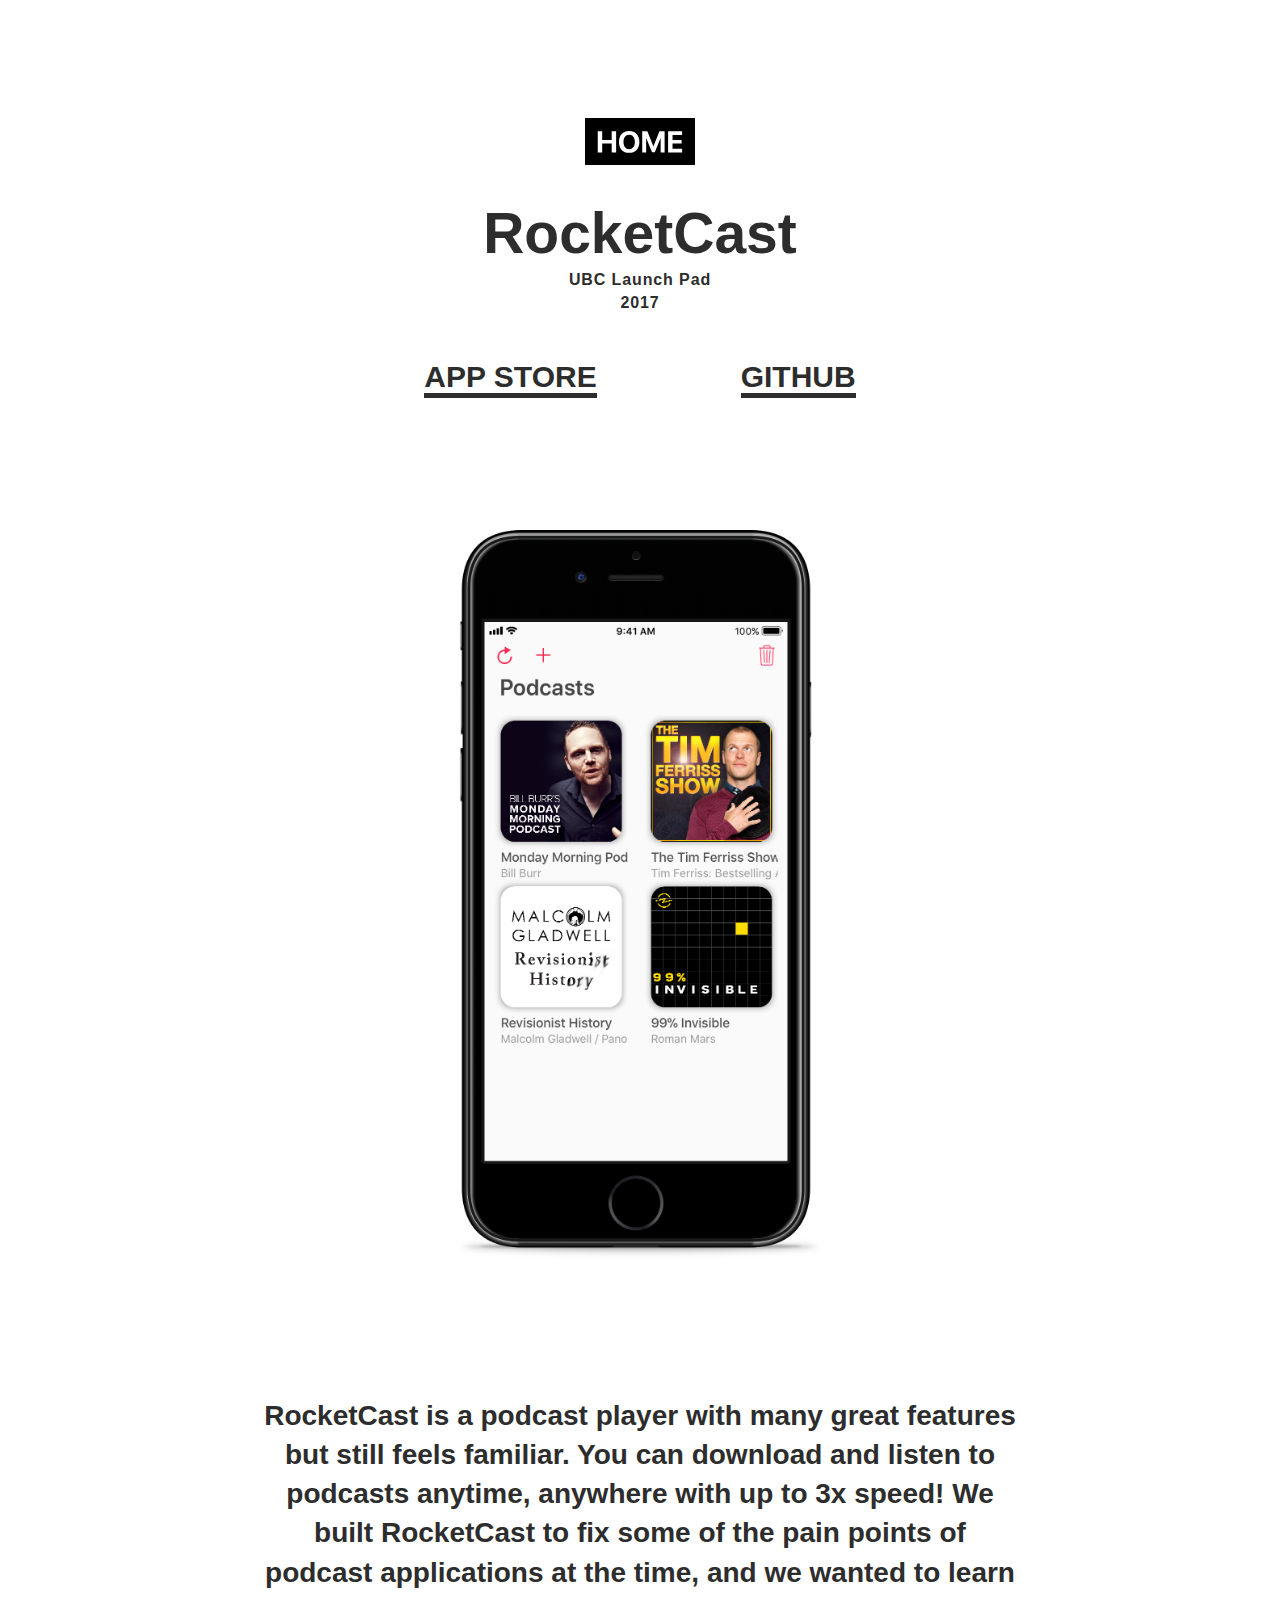
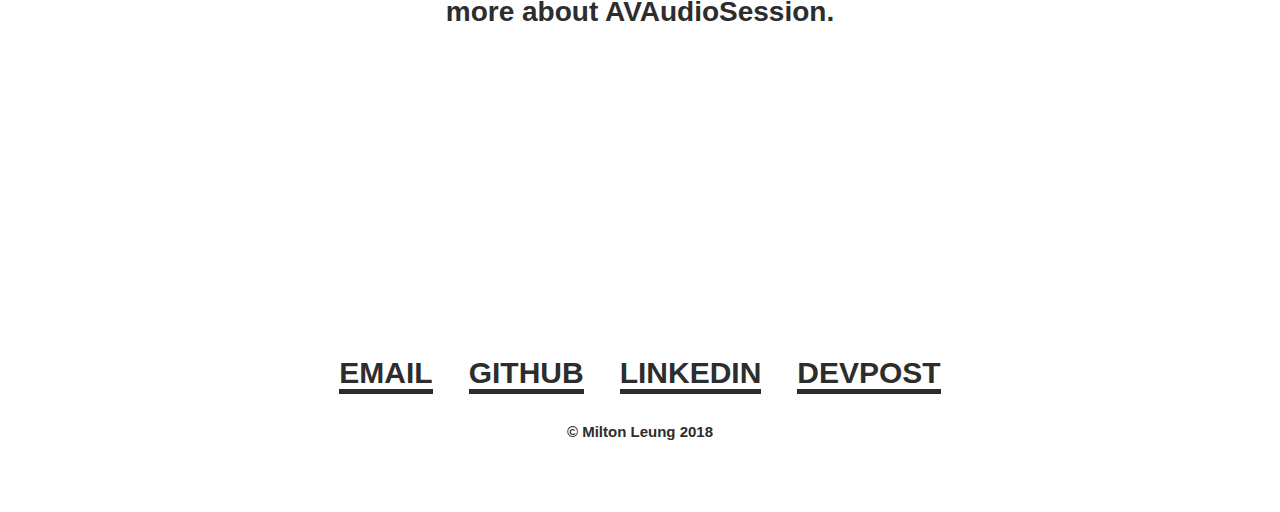
<file: rocketcast.html>
<!DOCTYPE html>
<html>
    <head>
        <title>Milton Leung</title>
        <meta charset="UTF-8">
        <meta name="description" content="Projects by Milton Leung, a Canadian software developer.">
        <meta name="keywords" content="Milton, Leung, Portfolio, Developer">
        <meta name="viewport" content="width=device-width, initial-scale=1.0">

        <link rel="stylesheet" type="text/css" href="css/style.css">
        <link rel="stylesheet" type="text/css" href="css/grid.css">
        <link rel="stylesheet" type="text/css" href="css/project.css">

        <link rel="apple-touch-icon" sizes="180x180" href="/assets/favicons/apple-touch-icon.png?v=pgqWNXLRQe">
        <link rel="icon" type="image/png" sizes="32x32" href="/assets/favicons/favicon-32x32.png?v=pgqWNXLRQe">
        <link rel="icon" type="image/png" sizes="16x16" href="/assets/favicons/favicon-16x16.png?v=pgqWNXLRQe">
        <link rel="manifest" href="/assets/favicons/manifest.json?v=pgqWNXLRQe">
        <link rel="mask-icon" href="/assets/favicons/safari-pinned-tab.svg?v=pgqWNXLRQe" color="#5bbad5">
        <link rel="shortcut icon" href="/assets/favicons/favicon.ico?v=pgqWNXLRQe">
        <meta name="msapplication-config" content="/assets/favicons/browserconfig.xml?v=pgqWNXLRQe">
        <meta name="theme-color" content="#ffffff">
        
        <script>
            (function(i,s,o,g,r,a,m){i['GoogleAnalyticsObject']=r;i[r]=i[r]||function(){
                (i[r].q=i[r].q||[]).push(arguments)},i[r].l=1*new Date();a=s.createElement(o),
                m=s.getElementsByTagName(o)[0];a.async=1;a.src=g;m.parentNode.insertBefore(a,m)
                                    })(window,document,'script','https://www.google-analytics.com/analytics.js','ga');

            ga('create', 'UA-84476711-1', 'auto');
            ga('send', 'pageview');
        </script>
    </head>
    <body>
        <a href="/"><img class="action-shortcut" src="assets/home.svg" alt="Home"></a>
        <header>
            <h1>RocketCast</h1>
            <h3>UBC Launch Pad</h3> 
            <h3>2017</h3>   
        </header>
        <div id="navigation">
            <div class="row">
                <div class="col-6">
                    <h7><a href="https://itunes.apple.com/ca/app/rocketcast-podcast-player-by-ubclaunchpad/id1176388695?mt=8">APP STORE</a></h7>
                </div>
                <div class="col-6">
                    <h7><a href="https://github.com/ubclaunchpad/rocketcast">GITHUB</a></h7>
                </div>
            </div>
        </div>
        <div class="section">
            <img class="phone-demo" src="assets/rocketcast-main.png" alt="Meal Butler Club">
        </div>
        <div class="section" id="info">
            <div id="info-wrapper">
                <p>RocketCast is a podcast player with many great features but still feels familiar. You can download and listen to podcasts anytime, anywhere with up to 3x speed! We built RocketCast to fix some of the pain points of podcast applications at the time, and we wanted to learn more about AVAudioSession.</p>
            </div>
        </div>
        <footer>
            <div class="row" id="contact-links">
                <div class="col-12">
                    <h7><a href="mailto:milton.leung96@gmail.com">EMAIL</a></h7>
                </div>
                <div class="col-12">
                    <h7><a href="https://github.com/miltonleung/">GITHUB</a></h7>
                </div>
                <div class="col-12">
                    <h7><a href="https://www.linkedin.com/in/leungmilton">LINKEDIN</a></h7>
                </div>
                <div class="col-12">
                    <h7><a href="https://devpost.com/miltonleung">DEVPOST</a></h7>
                </div>
            </div>
            <p>&copy; Milton Leung 2018</p>
        </footer>
    </body>
</html>
</file>
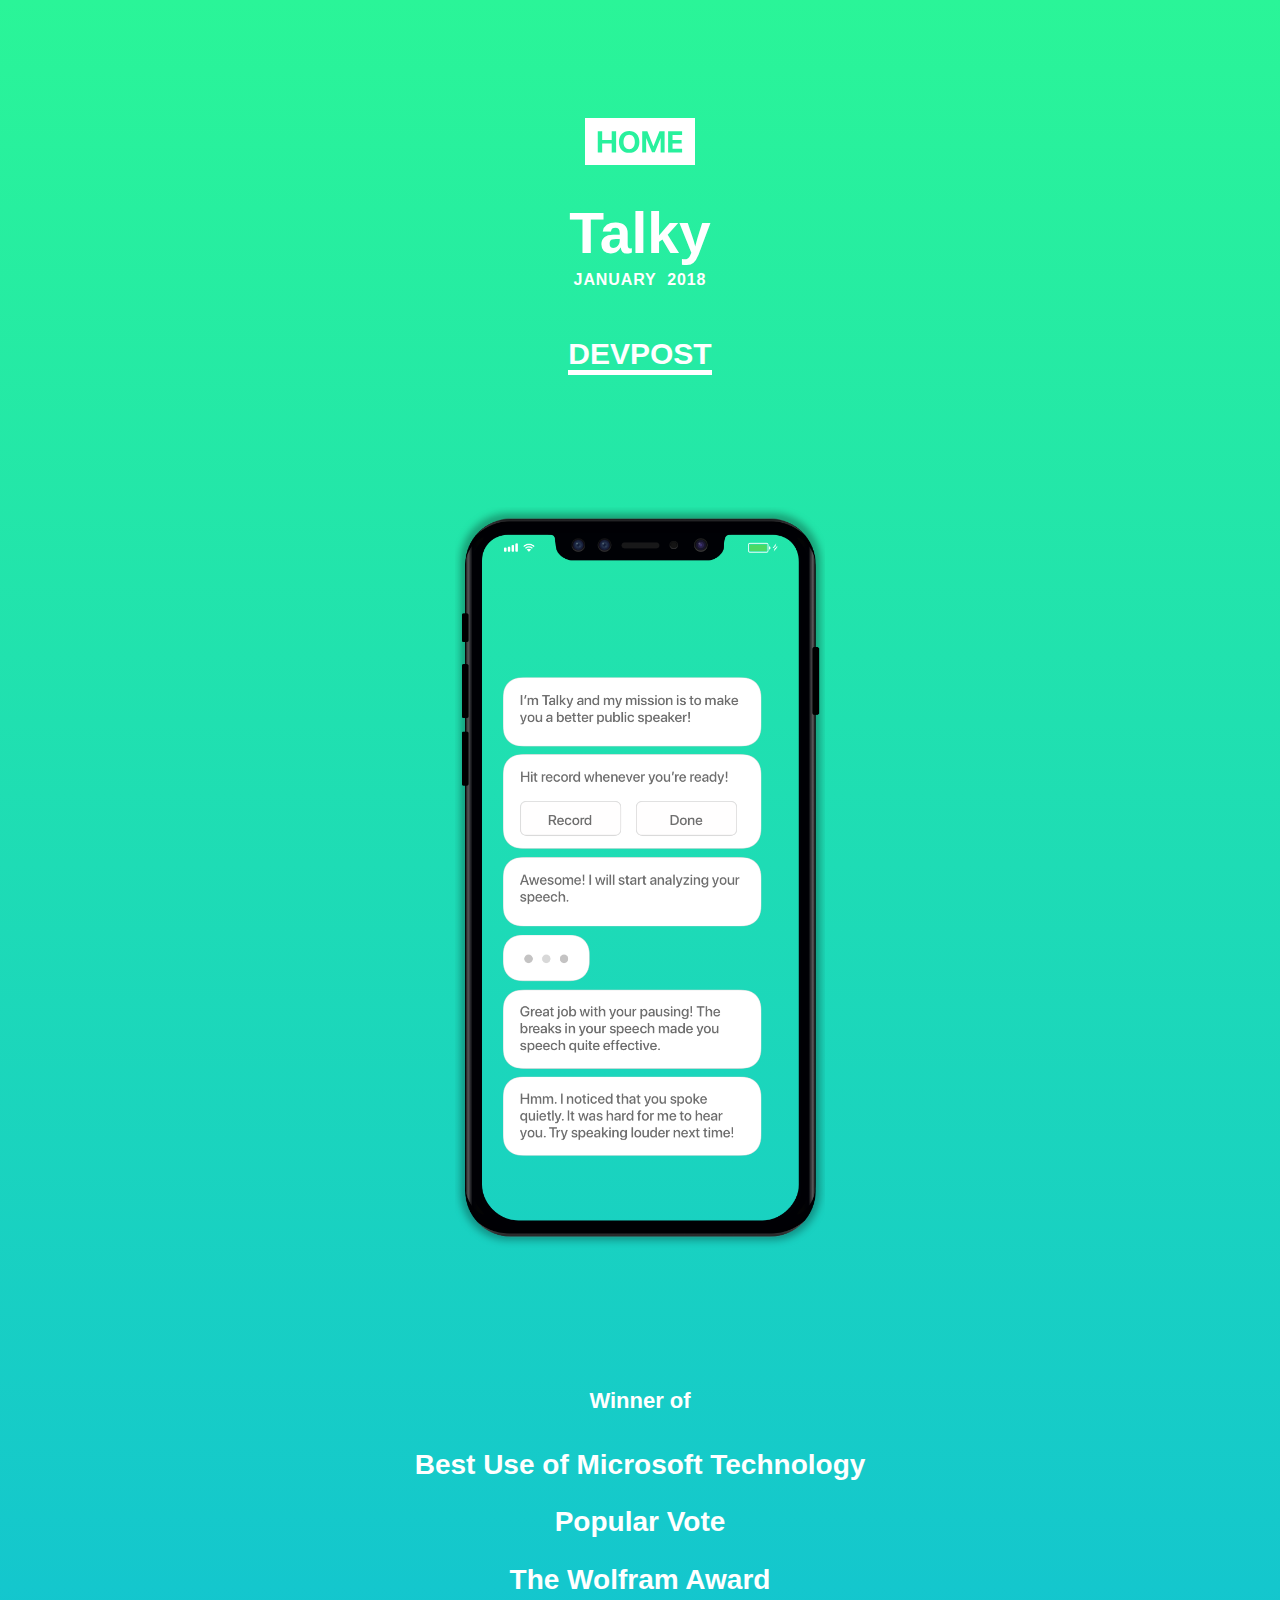
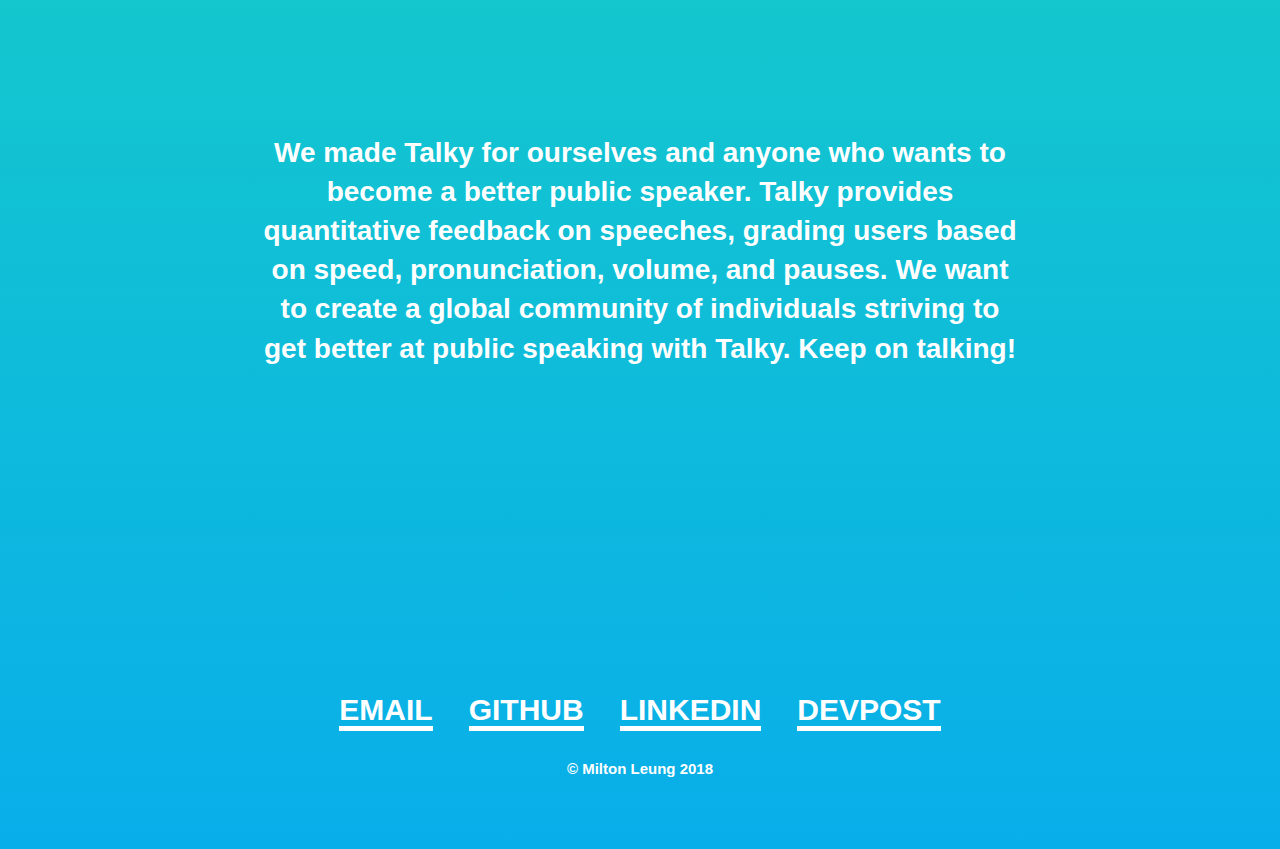
<file: talky.html>
<!DOCTYPE html>
<html>
    <head>
        <title>Milton Leung</title>
        <meta charset="UTF-8">
        <meta name="description" content="Projects by Milton Leung, a Canadian software developer.">
        <meta name="keywords" content="Milton, Leung, Portfolio, Developer">
        <meta name="viewport" content="width=device-width, initial-scale=1.0">

        <link rel="stylesheet" type="text/css" href="css/style.css">
        <link rel="stylesheet" type="text/css" href="css/grid.css">
        <link rel="stylesheet" type="text/css" href="css/project.css">
        <link rel="stylesheet" type="text/css" href="css/theme.css">

        <link rel="apple-touch-icon" sizes="180x180" href="/assets/favicons/apple-touch-icon.png?v=pgqWNXLRQe">
        <link rel="icon" type="image/png" sizes="32x32" href="/assets/favicons/favicon-32x32.png?v=pgqWNXLRQe">
        <link rel="icon" type="image/png" sizes="16x16" href="/assets/favicons/favicon-16x16.png?v=pgqWNXLRQe">
        <link rel="manifest" href="/assets/favicons/manifest.json?v=pgqWNXLRQe">
        <link rel="mask-icon" href="/assets/favicons/safari-pinned-tab.svg?v=pgqWNXLRQe" color="#5bbad5">
        <link rel="shortcut icon" href="/assets/favicons/favicon.ico?v=pgqWNXLRQe">
        <meta name="msapplication-config" content="/assets/favicons/browserconfig.xml?v=pgqWNXLRQe">
        <meta name="theme-color" content="#ffffff">

        <script>
            (function(i,s,o,g,r,a,m){i['GoogleAnalyticsObject']=r;i[r]=i[r]||function(){
                (i[r].q=i[r].q||[]).push(arguments)},i[r].l=1*new Date();a=s.createElement(o),
                m=s.getElementsByTagName(o)[0];a.async=1;a.src=g;m.parentNode.insertBefore(a,m)
                                    })(window,document,'script','https://www.google-analytics.com/analytics.js','ga');

            ga('create', 'UA-84476711-1', 'auto');
            ga('send', 'pageview');
        </script>
    </head>
    <body id="talky-background" class="white">

        <a href="/"><img class="action-shortcut" src="assets/home-white.svg" alt="Home"></a>
        <header>
            <h1>Talky</h1>
            <h3>JANUARY&nbsp;&nbsp;2018</h3>    
        </header>
        <div id="navigation">
            <div class="row">
                <!--
<div class="col-6">
<h7><a href="">APP STORE</a></h7>
</div>
-->
                <div class="col-6">
                    <h7><a href="https://devpost.com/software/talky">DEVPOST</a></h7>
                </div>
            </div>
        </div>
        <div class="section">
            <img class="phone-demo" src="assets/talky-main.png" alt="Talky">
        </div>
        <div class="section" id="award-list">
            <p class="title">Winner of</p>
            <div class="row">
                <div class="col-12">
                    <p>Best Use of Microsoft Technology</p>
                </div>
                <div class="col-12">
                    <p>Popular Vote</p>
                </div>
                <div class="col-12">
                    <p>The Wolfram Award</p>
                </div>
            </div>
        </div>
        <div class="section" id="info">
            <div id="info-wrapper">
                <p>We made Talky for ourselves and anyone who wants to become a better public speaker. Talky provides quantitative feedback on speeches, grading users based on speed, pronunciation, volume, and pauses. We want to create a global community of individuals striving to get better at public speaking with Talky. Keep on talking!</p>
            </div>
        </div>
        <footer>
            <div class="row" id="contact-links">
                <div class="col-12">
                    <h7><a href="mailto:milton.leung96@gmail.com">EMAIL</a></h7>
                </div>
                <div class="col-12">
                    <h7><a href="https://github.com/miltonleung/">GITHUB</a></h7>
                </div>
                <div class="col-12">
                    <h7><a href="https://www.linkedin.com/in/leungmilton">LINKEDIN</a></h7>
                </div>
                <div class="col-12">
                    <h7><a href="https://devpost.com/miltonleung">DEVPOST</a></h7>
                </div>
            </div>
            <p>&copy; Milton Leung 2018</p>
        </footer>
    </body>
</html>
</file>
<file: css/style.css>
html {
    margin: 0px;
    padding: 0px;
    color: #2D2D2D;
    font-size: 62.5%;
}
h1, h2, h3, h4, h5, h6, p {
    margin: 0px;
}
body {
    margin: 0;
    padding: 0 1rem;
    text-align: center;
    font-family: -apple-system, "San Francisco", BlinkMacSystemFont, Helvetica, Arial, sans-serif !important;
    line-height: normal !important;
    box-sizing: padding-box;
}
/*Title*/
h1 {
    font-weight: 700;
    font-size: 3.7rem;
}
/*Section Header*/
h2 {
    font-weight: 700;
    font-size: 2.5rem;
}
/*Subtitle*/
h3 {
    font-weight: 600;
    font-size: 1.6rem;
    margin-top: 0.5rem;
    letter-spacing: 0.089rem;
}
/*Featured Name*/
h4 {
    font-size: 3.2rem;
    letter-spacing: 0.03px;
}
/*Featured Subtitle*/
h5 {
    font-weight: 400;
    font-size: 1.8rem;
    color: #444444;
    letter-spacing: -0.2px;
}
/*Award Title*/
h6 {
    font-weight: 500;
    font-size: 1.4rem;
    letter-spacing: 1.02px;
}
/*Link*/
h7 a {
    font-weight: 700;
    font-size: 2rem;
    text-decoration: none;
    border-bottom: 3px solid #2D2D2D;
}
p {
    font-weight: 600;
    font-size: 1.6rem;
    letter-spacing: 0px;
    line-height: 1.4;
}
a, a:visited {
    text-decoration: none;
    color: inherit;
}
.mobile {
    display: inline;
}
.desktop {
    display: none;
}
.row {
    margin: 0;
}

header {
    padding-top: 10rem;
}
.section {
    margin-top: 10rem;
}
#projects {
    max-width: 70rem;
    margin-left: auto;
    margin-right: auto;
}
#projects > h2 {
    margin-bottom: 1.5rem;
}
#projects .row > a > div {
    margin-top: 1rem;
}
#talky {
    background: #E1FFF5;
    border: 2px solid rgba(217,255,242,0.54);
    border-radius: 5px;
}
#project-description {
    text-align: left;
    width: 26rem;
    margin: 0 auto;
}
#talky h4 {
    margin-top: 4rem;
}
#talky h5 {
    margin-top: 0.3rem;
}
#award {
    margin-top: 3.2rem;
}
#award img {
    float: left;
    display: inline;
    vertical-align: bottom;
    height: 1.8rem;
    margin-right: 1.5rem;
}
#award h6 {
    padding-top: 0.1rem;
}
#talky-demo-small {
    max-height: 325px;
    margin-top: 2.3rem;
    margin-bottom: -0.4rem;
}
#gelato {
    border-radius: 5px;
    overflow: hidden;
}
#gelato img, #guessagain img, #bookie img, #rc img {
    width: 100%;
    z-index: -1;
    display: block;
}
#mbc {
    border: 2px solid rgba(186,238,255,0.46);
    border-radius: 5px;
    overflow: hidden;
    /*    display: none;*/
}
#projects > .row > a:last-child {
    display: none;
}
#mbc img {
    width: 100%;
    display: block;
}
#bookie {
    border: 1px solid rgb(195, 0, 88, 0.1);
    border-radius: 5px;
    overflow: hidden;
}
#guessagain {
    border: 1px solid #E8E8E8;
    border-radius: 5px;
    overflow: hidden;
}
#guessagain img {
    margin-bottom: -0.1rem;
}
#all-projects img {
    margin-top: 1.5rem;
    height: 28px;
}

#info > h2 {
    margin-bottom: 2rem;
}
#info-wrapper {
    width: 90%;
    margin: 0 auto;
}
#info-wrapper a {
    border-bottom: 1.8px solid #2D2D2D;
}
#info-wrapper .ghost-link {
    border: initial;
}
#info-wrapper > p {
    margin-bottom: 4rem;
}

/*Footer*/
footer {
    margin-top: 10rem;
    padding-bottom: 6rem;
}
#contact-links {
    display: inline-block;
    margin: 0 auto 2.9rem auto;
}
#contact-links div {
    padding: 0.7em 0;
}
footer p {
    font-weight: 700;
    font-size: 1.5rem;
}

@media (min-width: 495px) {
    #contact-links .col-12 {
        width: auto;
        padding: 0 1.8rem;
    }
    #contact-links .col-12:first-child {
        padding-left: 0;
    }
    #contact-links .col-12:last-child {
        padding-right: 0;
    }
    /*Rocket Cast is last element in row, we use second last here*/
    #projects > .row > a:nth-last-child(2) > .col-s-6 {
        padding-left: 0.5rem;
    }
    #projects > .row > a:first-child > .col-s-6 {
        padding-right: 0.5em;
    }
}

@media (min-width: 625px) {
    #info-wrapper {
        width: 80%;
        max-width: 45rem;
    }
}

@media (min-width: 700px) {
    #info-wrapper {
        width: 70%;
    }
}

@media (min-width: 1024px) {
    /*Title*/
    h1 {
        font-size: 5.7rem;
    }
    /*Section Header*/
    h2 {
        font-weight: 700;
        font-size: 3.5rem;
    }
    /*Featured Name*/
    h4 {
        font-size: 5rem;
    }
    /*Featured Subtitle*/
    h5 {
        font-size: 2.5rem;
        letter-spacing: 0.2px;
    }
    /*Award Title*/
    h6 {
        font-size: 1.6rem;
    }
    /*Link*/
    h7 a {
        font-size: 3rem;
        border-bottom: 5px solid #2D2D2D;
    }
    p {
        font-size: 2.8rem;
    }
    body {
        padding: 0 2.1rem;
    }
    .mobile {
        display: none;
    }
    .desktop {
        display: block;
    }

    header {
        padding-top: 20rem;
    }
    .section {
        margin-top: 13.4rem;
    }
    #projects {
        max-width: 1090px;        
    }
    #project-description {
        float: left;
        width: 50%;
        padding-left: 7rem;
    }
    #talky h4 {
        margin-top: 7.1rem;
    }
    #talky h5 {
        margin-top: 0.7rem;
    }
    #projects .row > a > div {
        margin-top: 2.2rem;
    }
    #projects > .row > a > .col-lg-4 {
        padding-left: 0.75rem;
        padding-right: 0.75em;
    }
    #projects > .row > a:last-child > .col-lg-4 {
        padding-left: 1.5rem;
        padding-right: 0rem;
    }
    #projects > .row > a:first-child > .col-lg-4 {
        padding-left: 0rem;
        padding-right: 1.5em;
    }
    #projects > .row > a:last-child {
        display: block;
    }
    #all-projects img {
        margin-top: 4.5rem;
        margin-bottom: 4rem;
        height: 38px;
    }
    #award {
        margin-top: 26.7rem;
    }
    #award img {
        margin-right: 2rem;
        margin-right: 2rem;
    }
    #talky::after {
        content: "";
        clear: both;
        display: table;
    }
    #talky-demo-wrapper {
        width: 50%;
        float: left;
    }
    #talky-demo-large {
        margin: 0 auto;
    }
    #info > h2 {
        margin-bottom: 5.2rem;
    }
    #info-wrapper {
        max-width: 100%;
        width: 703px;
    }
    #info-wrapper a {
        border-bottom: 3.5px solid #2D2D2D;
    }
    footer {
        margin-top: 32.5rem;
        padding-bottom: 7rem;
    }
}
</file>
<file: css/grid.css>
* {
    box-sizing: border-box;
}
[class*="col-"] {
    float: left;
}
.row::after {
    content: "";
    clear: both;
    display: table;
}
.col-1 {width: 8.33%;}
.col-2 {width: 16.66%;}
.col-3 {width: 25%;}
.col-4 {width: 33.33%;}
.col-5 {width: 41.66%;}
.col-6 {width: 50%;}
.col-7 {width: 58.33%;}
.col-8 {width: 66.66%;}
.col-9 {width: 75%;}
.col-10 {width: 83.33%;}
.col-11 {width: 91.66%;}
.col-12 {width: 100%;}

@media (min-width: 495px) {
    .col-s-1 {width: 8.33%;}
    .col-s-2 {width: 16.66%;}
    .col-s-3 {width: 25%;}
    .col-s-4 {width: 33.33%;}
    .col-s-5 {width: 41.66%;}
    .col-s-6 {width: 50%;}
    .col-s-7 {width: 58.33%;}
    .col-s-8 {width: 66.66%;}
    .col-s-9 {width: 75%;}
    .col-s-10 {width: 83.33%;}
    .col-s-11 {width: 91.66%;}
    .col-s-12 {width: 100%;}
}

@media (min-width: 1024px) {
    .col-lg-1 {width: 8.33%;}
    .col-lg-2 {width: 16.66%;}
    .col-lg-3 {width: 25%;}
    .col-lg-4 {width: 33.33%;}
    .col-lg-5 {width: 41.66%;}
    .col-lg-6 {width: 50%;}
    .col-lg-7 {width: 58.33%;}
    .col-lg-8 {width: 66.66%;}
    .col-lg-9 {width: 75%;}
    .col-lg-10 {width: 83.33%;}
    .col-lg-11 {width: 91.66%;}
    .col-lg-12 {width: 100%;}
}
</file>
<file: css/project.css>
#talky-background {
    background-color: #08AEEA;
    background-image: linear-gradient(-180deg, #2AF598 0%, #08AEEA 100%);
    background-repeat: no-repeat;
}

.action-shortcut {
    height: 28px;
    left: 0;
    right: 0;
    position: absolute;
    margin: 0 auto;
    margin-top: 5.5rem;
}
#navigation {
    margin-top: 3rem;
    display: inline-block;
}
#navigation .col-6 {
    width: auto;
}
#navigation .col-6:first-child {
    padding-right: 2.5rem;
}
#navigation .col-6:last-child {
    padding-left: 2.5rem;
}
.phone-demo {
    display: inline-block;
    max-width: 370px;
    width: 70%;
    height: auto;
    margin: 0 auto;
}
#gelato-main, #bookie-main {
    display: inline-block;
    max-width: 800px;
    width: 70%;
    height: auto;
    margin: 0 auto;
}

#award-list .title {
    font-size: 1.5rem;
    margin-bottom: 1rem;
}
#award-list .col-12 > p {
    font-size: 2rem;
    margin-bottom: 1.2rem;

}
#award-list .col-12:last-child > p {
    margin-bottom: 0;
}
#rc {
    display: block;
}

#info-wrapper p {
    margin-bottom: 0;
}
#character-text {
    margin-top: 5rem;
}
#guess-again-chars {
    margin-top: 2rem;
    width: 100%;
    max-width: 1000px;
}
#stat {
    font-size: 5rem; 
}
#privacy-link {
    border-bottom: 2px solid #2D2D2D;
    font-weight: 700;
    font-size: 1.2rem;
    display: inline-block;  
    margin-top: 2.8rem;
}

@media (min-width: 495px) {
    /*Rocket Cast is last element in row, we use second last here*/
    #projects > .row > a:nth-child(even) > .col-s-6 {
        padding-left: 0.5rem;
        padding-right: 0;
    }
    #projects > .row > a:nth-child(odd) > .col-s-6 {
        padding-right: 0.5em;
        padding-left: 0;
    }
}

@media (min-width: 700px) {
    #navigation .col-6:first-child {
        padding-right: 3.5rem;
    }
    #navigation .col-6:last-child {
        padding-left: 3.5rem;
    }
}

@media (min-width: 1024px) {
    .action-shortcut {
        height: 47px;
        margin-top: 11.8rem;
    }
    #navigation {
        margin-top: 4.8rem;
    }
    #navigation .col-6:first-child {
        padding-right: 7.2rem;
    }
    #navigation .col-6:last-child {
        padding-left: 7.2rem;
    }

    #projects .row > a > .col-lg-4 {
        margin-top: 2.2rem;
    }
    #projects > .row > a > .col-lg-4 {
        padding-left: 0.75rem !important;
        padding-right: 0.75em !important;
    }
    #projects > .row > a:nth-child(3) > .col-lg-4 {
        padding-left: 1.5rem !important;
        padding-right: 0rem !important;
    }
    #projects > .row > a:first-child > .col-lg-4,
    #projects > .row > a:nth-child(4) > .col-lg-4 {
        padding-left: 0rem !important;
        padding-right: 1.5em !important;
    }

    #award-list .title {
        font-size: 2.2rem;
        margin-bottom: 2.8rem;
    }
    #award-list .col-12 > p {
        font-size: 2.8rem;
        margin-bottom: 1.8rem;

    }
    #award-list .col-12:last-child > p {
        margin-bottom: 0;
    }

    #info-wrapper {
        max-width: 100%;
        width: 760px;
    }
    #character-text {
        margin-top: 10rem;
    }
    #guess-again-chars {
        margin-top: 5rem;
    }
    #privacy-link {
        font-size: 1.5rem;   
        margin-top: 5.3rem;
    }
}
</file>
<file: style.css>
html {
    margin: 0px;
    padding: 0px;
    color: #2D2D2D;
    font-size: 62.5%;
}
h1, h2, h3, h4, h5, h6, p {
    margin: 0px;
}
body {
    margin: 0;
    padding: 0 1rem;
    text-align: center;
    font-family: -apple-system, "San Francisco", BlinkMacSystemFont, Helvetica, Arial, sans-serif !important;
    line-height: normal !important;
    box-sizing: padding-box;
}
/*Title*/
h1 {
    font-weight: 700;
    font-size: 3.7rem;
}
/*Section Header*/
h2 {
    font-weight: 700;
    font-size: 2.5rem;
}
/*Subtitle*/
h3 {
    font-weight: 600;
    font-size: 1.6rem;
    margin-top: 0.5rem;
    letter-spacing: 0.089rem;
}
/*Featured Name*/
h4 {
    font-size: 3.2rem;
    letter-spacing: 0.03px;
}
/*Featured Subtitle*/
h5 {
    font-weight: 400;
    font-size: 1.8rem;
    color: #444444;
    letter-spacing: -0.2px;
}
/*Award Title*/
h6 {
    font-weight: 500;
    font-size: 1.4rem;
    letter-spacing: 1.02px;
}
/*Link*/
h7 a {
    font-weight: 700;
    font-size: 2rem;
    text-decoration: none;
    border-bottom: 3px solid #2D2D2D;
}
p {
    font-weight: 600;
    font-size: 1.6rem;
    letter-spacing: 0px;
    line-height: 1.4;
}
a, a:visited {
    text-decoration: none;
    color: inherit;
}
.mobile {
    display: inline;
}
.desktop {
    display: none;
}
.row {
    margin: 0;
}

header {
    padding-top: 10rem;
}
.section {
    margin-top: 10rem;
}
#projects {
    max-width: 70rem;
    margin-left: auto;
    margin-right: auto;
}
#projects > h2 {
    margin-bottom: 1.5rem;
}
#projects .row > a > div {
    margin-top: 1rem;
}
#talky {
    background: #E1FFF5;
    border: 2px solid rgba(217,255,242,0.54);
    border-radius: 5px;
}
#project-description {
    text-align: left;
    width: 26rem;
    margin: 0 auto;
}
#talky h4 {
    margin-top: 4rem;
}
#talky h5 {
    margin-top: 0.3rem;
}
#award {
    margin-top: 3.2rem;
}
#award img {
    float: left;
    display: inline;
    vertical-align: bottom;
    height: 1.8rem;
    margin-right: 1.5rem;
}
#award h6 {
    padding-top: 0.1rem;
}
#talky-demo-small {
    max-height: 325px;
    margin-top: 2.3rem;
    margin-bottom: -0.4rem;
}
#gelato {
    border-radius: 5px;
    overflow: hidden;
}
#gelato img {
    width: 100%;
    z-index: -1;
    display: block;
}
#mbc {
    border: 2px solid rgba(186,238,255,0.46);
    border-radius: 5px;
}
#mbc img {
    width: 100%;
    display: block;
}

#info > h2 {
    margin-bottom: 2rem;
}
#info-wrapper {
    width: 90%;
    margin: 0 auto;
}
#info-wrapper a {
    border-bottom: 1.8px solid #2D2D2D;
}
#info-wrapper .ghost-link {
    border: initial;
}
#info-wrapper > p {
    margin-bottom: 4rem;
}

/*Footer*/
footer {
    margin-top: 10rem;
    padding-bottom: 6rem;
}
#contact-links {
    display: inline-block;
    margin: 0 auto 2.9rem auto;
}
#contact-links div {
    padding: 0.7em 0;
}
footer p {
    font-weight: 700;
    font-size: 1.5rem;
}

@media (min-width: 495px) {
    #contact-links .col-12 {
        width: auto;
        padding: 0 1.8rem;
    }
    #contact-links .col-12:first-child {
        padding-left: 0;
    }
    #contact-links .col-12:last-child {
        padding-right: 0;
    }
    #projects > .row > a:last-child > .col-s-6 {
        padding-left: 0.5rem;
    }
    #projects > .row > a:first-child > .col-s-6 {
        padding-right: 0.5rem;
    }
}

@media (min-width: 625px) {
    #info-wrapper {
        width: 80%;
        max-width: 45rem;
    }
}

@media (min-width: 700px) {
    #info-wrapper {
        width: 70%;
    }
}

@media (min-width: 1024px) {
    /*Title*/
    h1 {
        font-size: 5.7rem;
    }
    /*Section Header*/
    h2 {
        font-weight: 700;
        font-size: 3.5rem;
    }
    /*Featured Name*/
    h4 {
        font-size: 5rem;
    }
    /*Featured Subtitle*/
    h5 {
        font-size: 2.5rem;
        letter-spacing: 0.2px;
    }
    /*Award Title*/
    h6 {
        font-size: 1.6rem;
    }
    /*Link*/
    h7 a {
        font-size: 3rem;
        border-bottom: 5px solid #2D2D2D;
    }
    p {
        font-size: 2.8rem;
    }
    body {
        padding: 0 2.1rem;
    }
    .mobile {
        display: none;
    }
    .desktop {
        display: block;
    }

    header {
        padding-top: 20rem;
    }
    .section {
        margin-top: 13.4rem;
    }
    #projects {
        max-width: 1090px;        
    }
    #project-description {
        float: left;
        width: 50%;
        padding-left: 7rem;
    }
    #talky h4 {
        margin-top: 7.1rem;
    }
    #talky h5 {
        margin-top: 0.7rem;
    }
    #projects .row > a > div {
        margin-top: 2.5rem;
    }
    #projects > .row > a:last-child > .col-s-6 {
        padding-left: 1.25rem;
    }
    #projects > .row > a:first-child > .col-s-6 {
        padding-right: 1.25rem;
    }
    #award {
        margin-top: 26.7rem;
    }
    #award img {
        margin-right: 2rem;
    }
    #talky::after {
        content: "";
        clear: both;
        display: table;
    }
    #talky-demo-wrapper {
        width: 50%;
        float: left;
    }
    #talky-demo-large {
        margin: 0 auto;
    }
    #info > h2 {
        margin-bottom: 5.2rem;
    }
    #info-wrapper {
        max-width: 100%;
        width: 703px;
    }
    #info-wrapper a {
        border-bottom: 3.5px solid #2D2D2D;
    }
    footer {
        margin-top: 32.5rem;
        padding-bottom: 7rem;
    }
}
</file>
<file: grid.css>
* {
    box-sizing: border-box;
}
[class*="col-"] {
    float: left;
}
.row::after {
    content: "";
    clear: both;
    display: table;
}
.col-1 {width: 8.33%;}
.col-2 {width: 16.66%;}
.col-3 {width: 25%;}
.col-4 {width: 33.33%;}
.col-5 {width: 41.66%;}
.col-6 {width: 50%;}
.col-7 {width: 58.33%;}
.col-8 {width: 66.66%;}
.col-9 {width: 75%;}
.col-10 {width: 83.33%;}
.col-11 {width: 91.66%;}
.col-12 {width: 100%;}

@media (min-width: 495px) {
    .col-s-1 {width: 8.33%;}
    .col-s-2 {width: 16.66%;}
    .col-s-3 {width: 25%;}
    .col-s-4 {width: 33.33%;}
    .col-s-5 {width: 41.66%;}
    .col-s-6 {width: 50%;}
    .col-s-7 {width: 58.33%;}
    .col-s-8 {width: 66.66%;}
    .col-s-9 {width: 75%;}
    .col-s-10 {width: 83.33%;}
    .col-s-11 {width: 91.66%;}
    .col-s-12 {width: 100%;}
}
</file>
<file: css/theme.css>
.white {
    color: #FFFFFF !important;   
}
h7 a {
    border-bottom-color: #FFFFFF;
}
#privacy-link {
    border-bottom-color: #FFFFFF;
}
</file>
